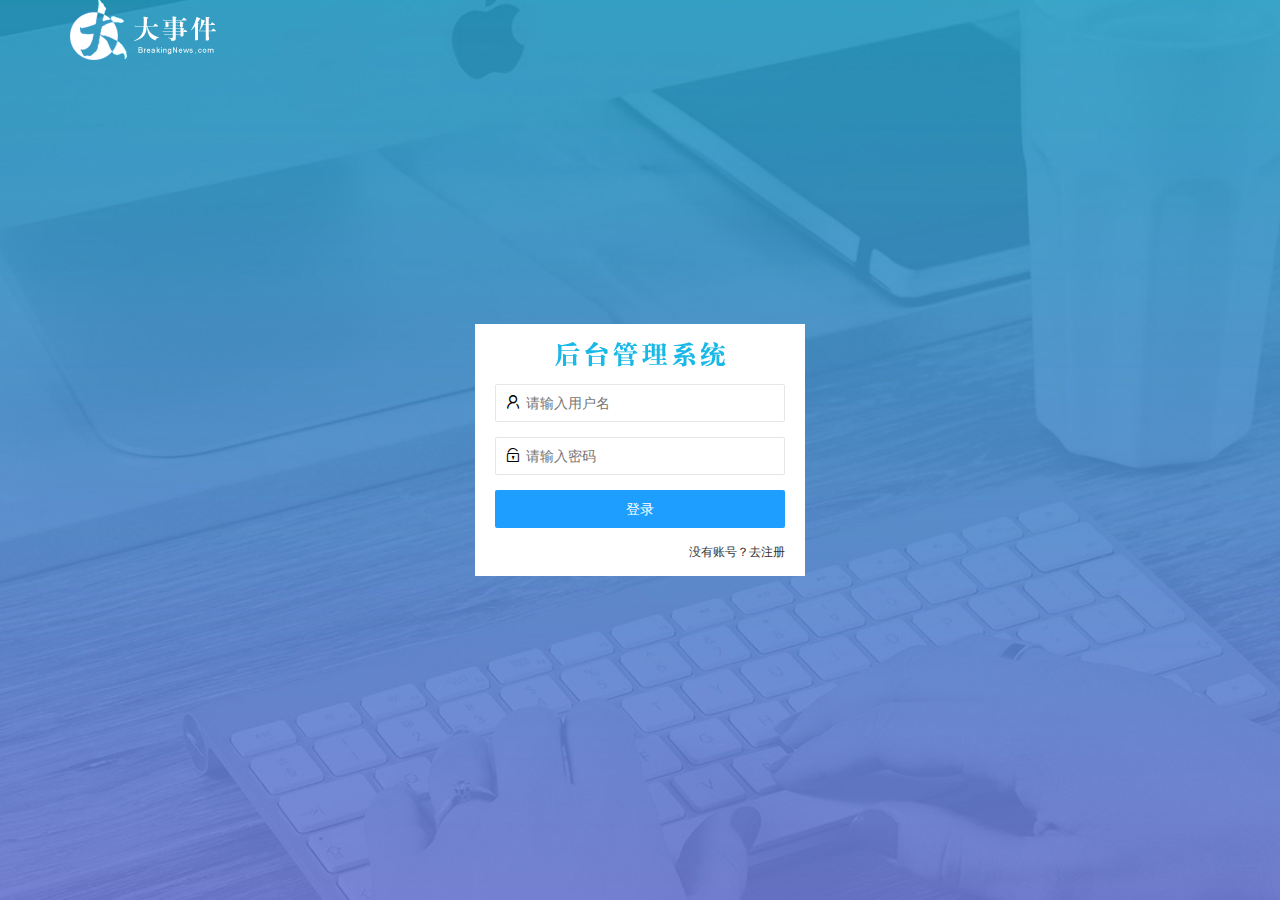
<file: login.html>
<!DOCTYPE html>
<html lang="en">
<head>
    <meta charset="UTF-8">
    <meta name="viewport" content="width=device-width, initial-scale=1.0">
    <meta http-equiv="X-UA-Compatible" content="ie=edge">
    <title>大事件-登录</title>
    <link rel="stylesheet" href="./assets/lib/layui/css/layui.css">
    <link rel="stylesheet" href="./assets/css/login.css">
</head>
<body>
    <!-- LOGO -->
    <div class="layui-main">
        <img src="/assets/images/logo.png" alt="">
    </div>
    <!-- 登录区域 -->
    <div class="container">
        <div class="title"></div>
        <!-- 登录 -->
        <div class="login">
            <form class="layui-form" id="form_login">
                <div class="layui-form-item">
                    <i class="layui-icon layui-icon-username"></i>
                    <input type="text" name="username" required  lay-verify="required" placeholder="请输入用户名" autocomplete="off" class="layui-input">
                </div>
                <div class="layui-form-item">
                    <i class="layui-icon layui-icon-password"></i> 
                    <input type="password" name="password" required  lay-verify="required|password" placeholder="请输入密码" autocomplete="off" class="layui-input">
                </div>
                <div class="layui-form-item">
                    <button class="layui-btn layui-btn-fluid layui-btn-normal" lay-submit lay-filter="formDemo">登录</button>
                </div>
                <div class="layui-form-item links">
                    <a href="javascript:;" id="register">没有账号？去注册</a>
                </div>
            </form>
        </div>
        <!-- 注册 -->
        <div class="register">
            <form class="layui-form" id="form_reg">
                <div class="layui-form-item">
                    <i class="layui-icon layui-icon-username"></i>
                    <input type="text" name="username" required  lay-verify="required" placeholder="请输入用户名" autocomplete="off" class="layui-input">
                </div>
                <div class="layui-form-item">
                    <i class="layui-icon layui-icon-password"></i> 
                    <input type="password" name="password" required  lay-verify="required|password" placeholder="请输入密码" autocomplete="off" class="layui-input">
                </div>
                <div class="layui-form-item">
                    <i class="layui-icon layui-icon-password"></i> 
                    <input type="password" name="repassword" required  lay-verify="required|password|repassword" placeholder="请再次输入密码" autocomplete="off" class="layui-input">
                </div>
                <div class="layui-form-item">
                    <button class="layui-btn layui-btn-fluid layui-btn-normal" lay-submit lay-filter="formDemo">注册</button>
                </div>
                <div class="layui-form-item links">
                    <a href="javascript:;" id="login">已有账号？去登录</a>
                </div>
            </form>
        </div>
    </div>

    <script src="/assets/lib/layui/layui.all.js"></script>
    <script src="/assets/lib/jquery.js"></script>
    <script src="/assets/js/baseAPI.js"></script>
    <script src="/assets/js/login.js"></script>
</body>
</html>
</file>
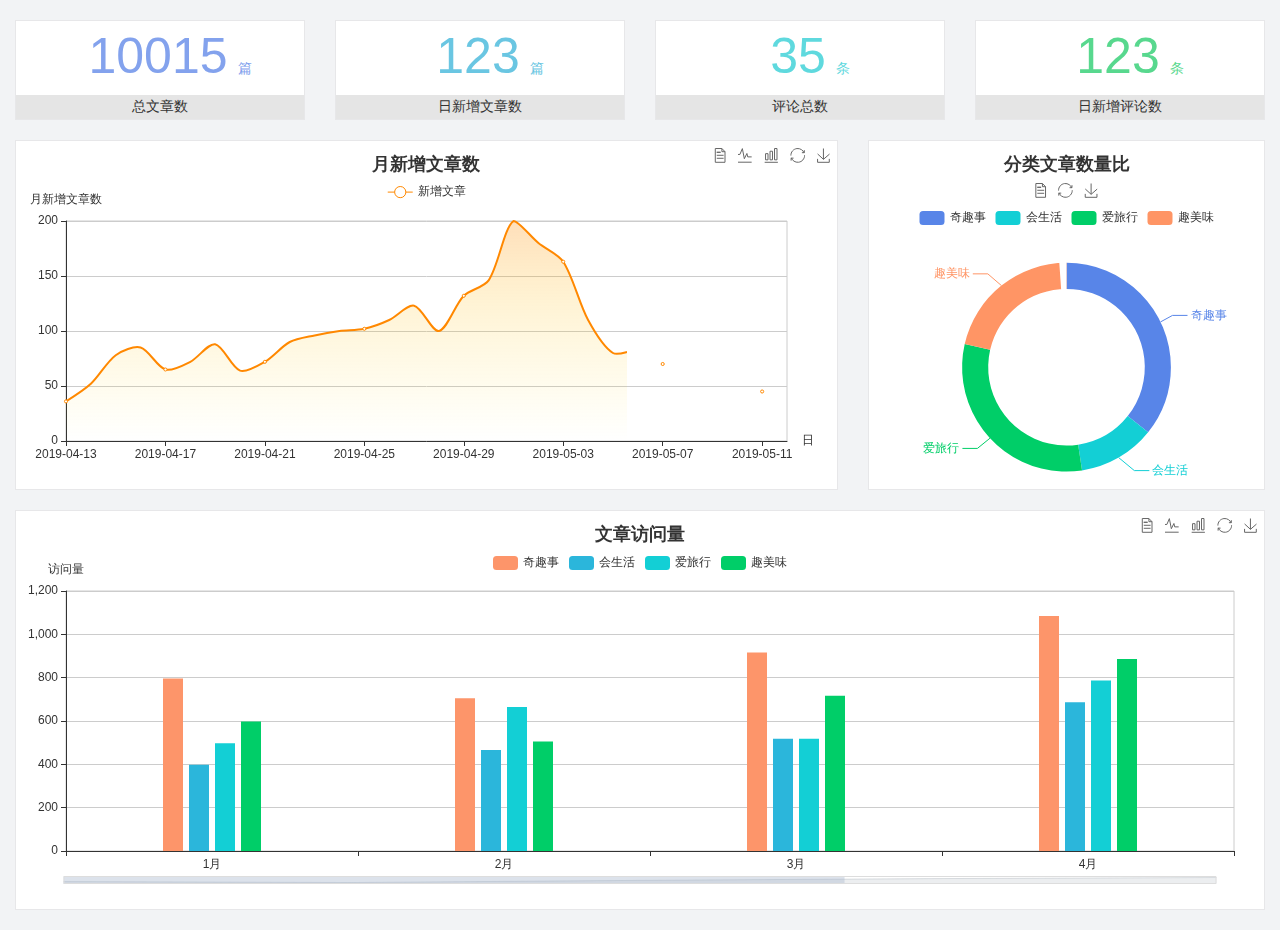
<file: home/dashboard.html>
<!DOCTYPE html>
<html lang="en">

<head>
  <meta charset="UTF-8">
  <meta name="viewport" content="width=device-width, initial-scale=1.0">
  <meta http-equiv="X-UA-Compatible" content="ie=edge">
  <title>图表统计</title>
  <link rel="stylesheet" href="../../assets/lib/bootstrap.css" />
  <link rel="stylesheet" href="../../assets/lib/main.css" />
  <script src="../../assets/lib/jquery.js"></script>
  <script type="text/javascript" src="../../assets/lib/echarts.min.js"></script>
</head>

<body>
  <div class="container-fluid">
    <div class="row spannel_list">
      <div class="col-sm-3 col-xs-6">
        <div class="spannel">
          <em>10015</em><span>篇</span>
          <b>总文章数</b>
        </div>
      </div>
      <div class="col-sm-3 col-xs-6">
        <div class="spannel scolor01">
          <em>123</em><span>篇</span>
          <b>日新增文章数</b>
        </div>
      </div>
      <div class="col-sm-3 col-xs-6">
        <div class="spannel scolor02">
          <em>35</em><span>条</span>
          <b>评论总数</b>
        </div>
      </div>
      <div class="col-sm-3 col-xs-6">
        <div class="spannel scolor03">
          <em>123</em><span>条</span>
          <b>日新增评论数</b>
        </div>
      </div>
    </div>
  </div>

  <div class="container-fluid">
    <div class="row curve-pie">
      <div class="col-lg-8 col-md-8">
        <div class="gragh_pannel" id="curve_show"></div>
      </div>
      <div class="col-lg-4 col-md-4">
        <div class="gragh_pannel" id="pie_show"></div>
      </div>
    </div>
  </div>

  <div class="container-fluid">
    <div class="column_pannel" id="column_show"></div>
  </div>

  <script>
    var oChart = echarts.init(document.getElementById('curve_show'));
    var aList_all = [
      { 'count': 36, 'date': '2019-04-13' },
      { 'count': 52, 'date': '2019-04-14' },
      { 'count': 78, 'date': '2019-04-15' },
      { 'count': 85, 'date': '2019-04-16' },
      { 'count': 65, 'date': '2019-04-17' },
      { 'count': 72, 'date': '2019-04-18' },
      { 'count': 88, 'date': '2019-04-19' },
      { 'count': 64, 'date': '2019-04-20' },
      { 'count': 72, 'date': '2019-04-21' },
      { 'count': 90, 'date': '2019-04-22' },
      { 'count': 96, 'date': '2019-04-23' },
      { 'count': 100, 'date': '2019-04-24' },
      { 'count': 102, 'date': '2019-04-25' },
      { 'count': 110, 'date': '2019-04-26' },
      { 'count': 123, 'date': '2019-04-27' },
      { 'count': 100, 'date': '2019-04-28' },
      { 'count': 132, 'date': '2019-04-29' },
      { 'count': 146, 'date': '2019-04-30' },
      { 'count': 200, 'date': '2019-05-01' },
      { 'count': 180, 'date': '2019-05-02' },
      { 'count': 163, 'date': '2019-05-03' },
      { 'count': 110, 'date': '2019-05-04' },
      { 'count': 80, 'date': '2019-05-05' },
      { 'count': 82, 'date': '2019-05-06' },
      { 'count': 70, 'date': '2019-05-07' },
      { 'count': 65, 'date': '2019-05-08' },
      { 'count': 54, 'date': '2019-05-09' },
      { 'count': 40, 'date': '2019-05-10' },
      { 'count': 45, 'date': '2019-05-11' },
      { 'count': 38, 'date': '2019-05-12' },
    ];

    let aCount = [];
    let aDate = [];

    for (var i = 0; i < aList_all.length; i++) {
      aCount.push(aList_all[i].count);
      aDate.push(aList_all[i].date);
    }

    var chartopt = {
      title: {
        text: '月新增文章数',
        left: 'center',
        top: '10'
      },
      tooltip: {
        trigger: 'axis'
      },
      legend: {
        data: ['新增文章'],
        top: '40'
      },
      toolbox: {
        show: true,
        feature: {
          mark: { show: true },
          dataView: { show: true, readOnly: false },
          magicType: { show: true, type: ['line', 'bar'] },
          restore: { show: true },
          saveAsImage: { show: true }
        }
      },
      calculable: true,
      xAxis: [
        {
          name: '日',
          type: 'category',
          boundaryGap: false,
          data: aDate
        }
      ],
      yAxis: [
        {
          name: '月新增文章数',
          type: 'value'
        }
      ],
      series: [
        {
          name: '新增文章',
          type: 'line',
          smooth: true,
          itemStyle: { normal: { areaStyle: { type: 'default' }, color: '#f80' }, lineStyle: { color: '#f80' } },
          data: aCount
        }],
      areaStyle: {
        normal: {
          color: new echarts.graphic.LinearGradient(0, 0, 0, 1, [{
            offset: 0,
            color: 'rgba(255,136,0,0.39)'
          }, {
            offset: .34,
            color: 'rgba(255,180,0,0.25)'
          }, {
            offset: 1,
            color: 'rgba(255,222,0,0.00)'
          }])

        }
      },
      grid: {
        show: true,
        x: 50,
        x2: 50,
        y: 80,
        height: 220
      }
    };

    oChart.setOption(chartopt);


    var oPie = echarts.init(document.getElementById('pie_show'));
    var oPieopt =
    {
      title: {
        top: 10,
        text: '分类文章数量比',
        x: 'center'
      },
      tooltip: {
        trigger: 'item',
        formatter: "{a} <br/>{b} : {c} ({d}%)"
      },
      color: ['#5885e8', '#13cfd5', '#00ce68', '#ff9565'],
      legend: {
        x: 'center',
        top: 65,
        data: ['奇趣事', '会生活', '爱旅行', '趣美味']
      },
      toolbox: {
        show: true,
        x: 'center',
        top: 35,
        feature: {
          mark: { show: true },
          dataView: { show: true, readOnly: false },
          magicType: {
            show: true,
            type: ['pie', 'funnel'],
            option: {
              funnel: {
                x: '25%',
                width: '50%',
                funnelAlign: 'left',
                max: 1548
              }
            }
          },
          restore: { show: true },
          saveAsImage: { show: true }
        }
      },
      calculable: true,
      series: [
        {
          name: '访问来源',
          type: 'pie',
          radius: ['45%', '60%'],
          center: ['50%', '65%'],
          data: [
            { value: 300, name: '奇趣事' },
            { value: 100, name: '会生活' },
            { value: 260, name: '爱旅行' },
            { value: 180, name: '趣美味' }
          ]
        }
      ]
    };
    oPie.setOption(oPieopt);



    var oColumn = this.echarts.init(document.getElementById('column_show'));
    var oColumnopt =
    {
      title: {
        text: '文章访问量',
        left: 'center',
        top: '10'
      },
      tooltip: {
        trigger: 'axis'
      },
      legend: {
        data: ['奇趣事', '会生活', '爱旅行', '趣美味'],
        top: '40'
      },
      toolbox: {
        show: true,
        feature: {
          mark: { show: true },
          dataView: { show: true, readOnly: false },
          magicType: { show: true, type: ['line', 'bar'] },
          restore: { show: true },
          saveAsImage: { show: true }
        }
      },
      calculable: true,
      xAxis: [
        {
          type: 'category',
          data: ['1月', '2月', '3月', '4月', '5月']
        }
      ],
      yAxis: [
        {
          name: '访问量',
          type: 'value'
        }
      ],
      series: [
        {
          name: '奇趣事',
          type: 'bar',
          barWidth: 20,
          itemStyle: {
            normal: { areaStyle: { type: 'default' }, color: '#fd956a' }
          },
          data: [800, 708, 920, 1090, 1200]
        },
        {
          name: '会生活',
          type: 'bar',
          barWidth: 20,
          itemStyle: {
            normal: { areaStyle: { type: 'default' }, color: '#2bb6db' }
          },
          data: [400, 468, 520, 690, 800]
        },
        {
          name: '爱旅行',
          type: 'bar',
          barWidth: 20,
          itemStyle: {
            normal: { areaStyle: { type: 'default' }, color: '#13cfd5' }
          },
          data: [500, 668, 520, 790, 900]
        },
        {
          name: '趣美味',
          type: 'bar',
          barWidth: 20,
          itemStyle: {
            normal: { areaStyle: { type: 'default' }, color: '#00ce68' }
          },
          data: [600, 508, 720, 890, 1000]
        }
      ],
      grid: {
        show: true,
        x: 50,
        x2: 30,
        y: 80,
        height: 260
      },
      dataZoom: [//给x轴设置滚动条
        {
          start: 0,//默认为0
          end: 100 - 1000 / 31,//默认为100
          type: 'slider',
          show: true,
          xAxisIndex: [0],
          handleSize: 0,//滑动条的 左右2个滑动条的大小
          height: 8,//组件高度
          left: 45, //左边的距离
          right: 50,//右边的距离
          bottom: 26,//右边的距离
          handleColor: '#ddd',//h滑动图标的颜色
          handleStyle: {
            borderColor: "#cacaca",
            borderWidth: "1",
            shadowBlur: 2,
            background: "#ddd",
            shadowColor: "#ddd",
          }
        }]
    };
    oColumn.setOption(oColumnopt);
  </script>
</body>

</html>
</file>
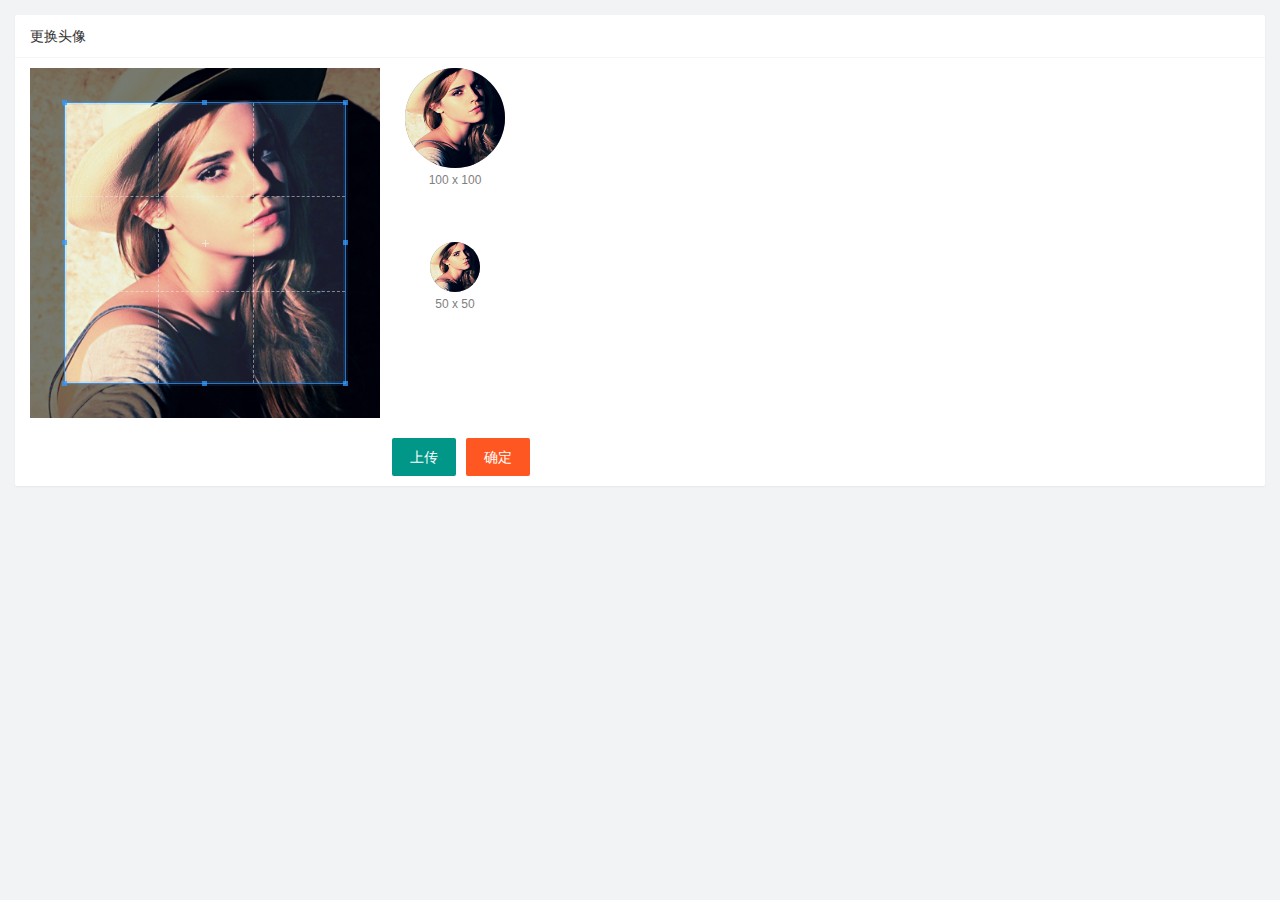
<file: user/avatar.html>
<!DOCTYPE html>
<html lang="en">
<head>
    <meta charset="UTF-8">
    <meta name="viewport" content="width=device-width, initial-scale=1.0">
    <meta http-equiv="X-UA-Compatible" content="ie=edge">
    <title>Document</title>
    <link rel="stylesheet" href="/assets/lib/layui/css/layui.css">
    <link rel="stylesheet" href="/assets/lib/cropper/cropper.css">
    <link rel="stylesheet" href="/assets/css/user/avatar.css">
</head>
<body>
    <div class="layui-card">
        <div class="layui-card-header">更换头像</div>
        <div class="layui-card-body">
            <!-- 图片裁剪和预览区域 -->
            <div class="row1">
                <!-- 图片裁剪区域 -->
                <div class="cropper-box">
                    <!-- 这个 img 标签很重要，将来会把它初始化为裁剪区域 -->
                    <img id="image" src="/assets/images/sample.jpg" />
                </div>
                <!-- 图片的预览区域 -->
                <div class="preview-box">
                    <div>
                        <!-- 宽高为 100px 的预览区域 -->
                        <div class="img-preview w100"></div>
                        <p class="size">100 x 100</p>
                    </div>
                    <div>
                        <!-- 宽高为 50px 的预览区域 -->
                        <div class="img-preview w50"></div>
                        <p class="size">50 x 50</p>
                    </div>
                </div>
            </div>

            <!-- 按钮区域 -->
            <div class="row2">
                <!-- 指定用户只能选择图片类型的文件 -->
                <input type="file" id="file" accept="image/png,image/jpeg">
                <button type="button" class="layui-btn" id="chooseImage">上传</button>
                <button type="button" class="layui-btn layui-btn-danger" id="upload">确定</button>
            </div>
        </div>
    </div>

    <script src="/assets/lib/layui/layui.all.js"></script>
    <script src="/assets/lib/jquery.js"></script>
    <script src="/assets/lib/cropper/Cropper.js"></script>
    <script src="/assets/lib/cropper/jquery-cropper.js"></script>
    <script src="/assets/js/baseAPI.js"></script>
    <script src="/assets/js/user/avatar.js"></script>
</body>
</html>
</file>
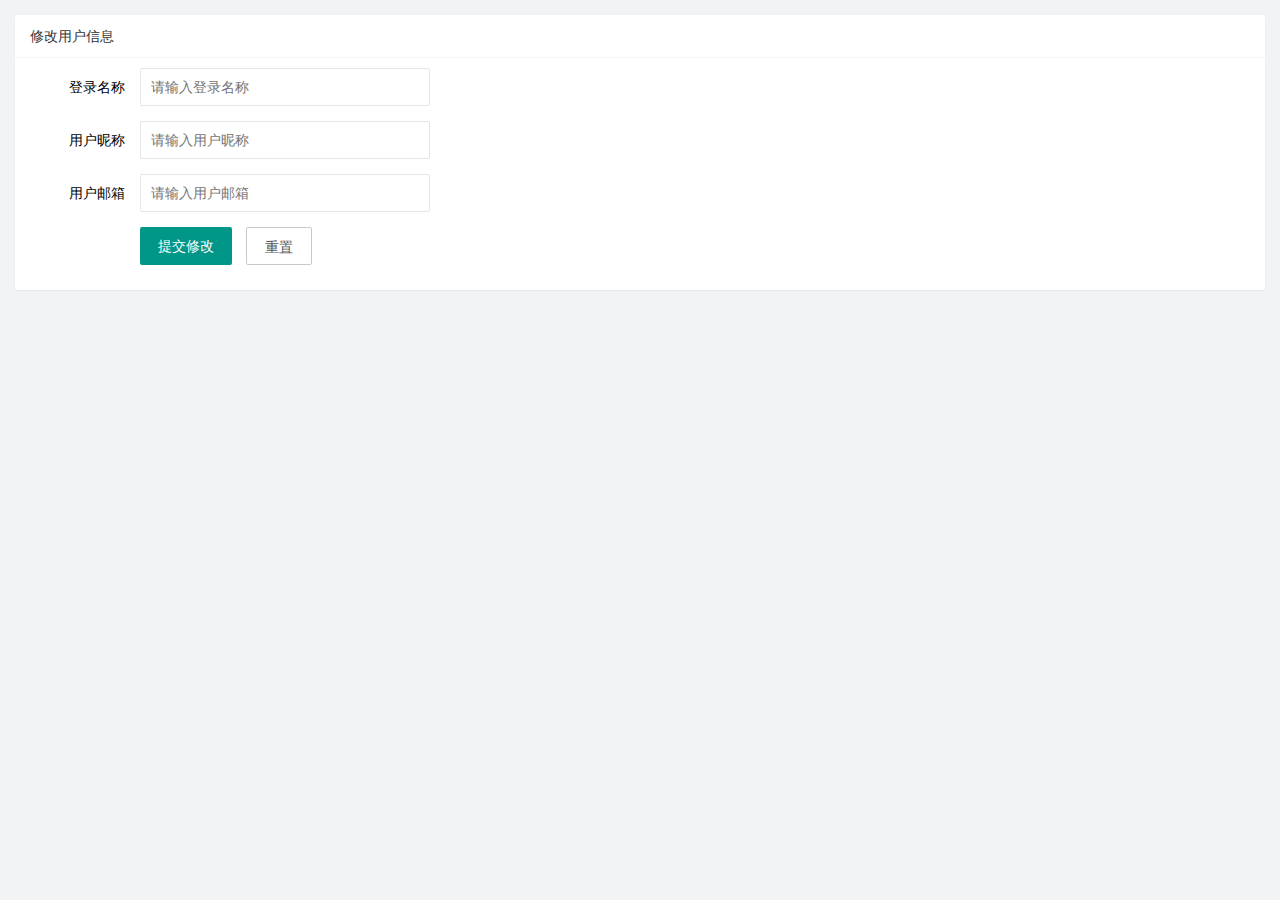
<file: user/info.html>
<!DOCTYPE html>
<html lang="en">
<head>
    <meta charset="UTF-8">
    <meta name="viewport" content="width=device-width, initial-scale=1.0">
    <meta http-equiv="X-UA-Compatible" content="ie=edge">
    <title>Document</title>
    <link rel="stylesheet" href="/assets/lib/layui/css/layui.css">
    <link rel="stylesheet" href="/assets/css/user/info.css">
</head>
<body>
    <div class="layui-card">
        <div class="layui-card-header">修改用户信息</div>
        <div class="layui-card-body">
            <form class="layui-form" lay-filter="userInfo_form">
                <input type="hidden" name="id" value="">
                <div class="layui-form-item">
                    <label class="layui-form-label">登录名称</label>
                    <div class="layui-input-block">
                        <input type="text" name="username" required  lay-verify="required" placeholder="请输入登录名称" autocomplete="off" class="layui-input" readonly>
                    </div>
                </div>
                <div class="layui-form-item">
                    <label class="layui-form-label">用户昵称</label>
                    <div class="layui-input-block">
                        <input type="text" name="nickname" required  lay-verify="required|nickname" placeholder="请输入用户昵称" autocomplete="off" class="layui-input">
                    </div>
                </div>
                <div class="layui-form-item">
                    <label class="layui-form-label">用户邮箱</label>
                    <div class="layui-input-block">
                        <input type="text" name="email" required  lay-verify="required|email" placeholder="请输入用户邮箱" autocomplete="off" class="layui-input">
                    </div>
                </div>
                <div class="layui-form-item">
                    <div class="layui-input-block">
                        <button class="layui-btn" lay-submit lay-filter="formDemo">提交修改</button>
                        <button type="reset" class="layui-btn layui-btn-primary" id="reset">重置</button>
                    </div>
                </div>
            </form>
        </div>
    </div>

    <script src="/assets/lib/layui/layui.all.js"></script>
    <script src="/assets/lib/jquery.js"></script>
    <script src="/assets/js/baseAPI.js"></script>
    <script src="/assets/js/user/info.js"></script>
</body>
</html>
</file>
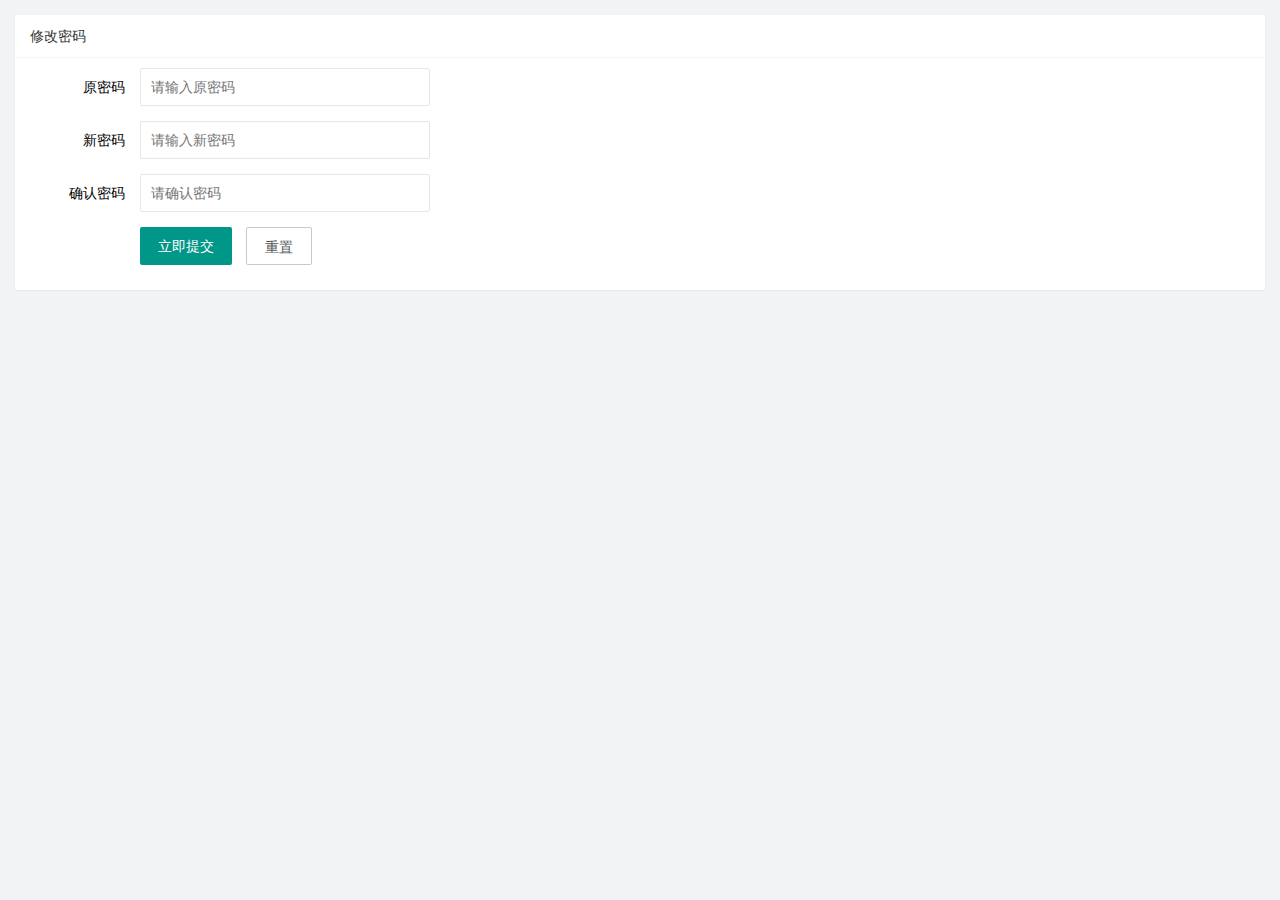
<file: user/password.html>
<!DOCTYPE html>
<html lang="en">
<head>
    <meta charset="UTF-8">
    <meta name="viewport" content="width=device-width, initial-scale=1.0">
    <meta http-equiv="X-UA-Compatible" content="ie=edge">
    <title>Document</title>
    <link rel="stylesheet" href="/assets/lib/layui/css/layui.css">
    <link rel="stylesheet" href="/assets/css/user/password.css">
</head>
<body>
    <div class="layui-card">
        <div class="layui-card-header">修改密码</div>
        <div class="layui-card-body">
            <form class="layui-form">
                <div class="layui-form-item">
                    <label class="layui-form-label">原密码</label>
                    <div class="layui-input-block">
                        <input type="password" name="oldPwd" required  lay-verify="required|password" placeholder="请输入原密码" autocomplete="off" class="layui-input">
                    </div>
                </div>
                <div class="layui-form-item">
                    <label class="layui-form-label">新密码</label>
                    <div class="layui-input-block">
                        <input type="password" name="newPwd" required  lay-verify="required|password|samePassword" placeholder="请输入新密码" autocomplete="off" class="layui-input">
                    </div>
                </div>
                <div class="layui-form-item">
                    <label class="layui-form-label">确认密码</label>
                    <div class="layui-input-block">
                        <input type="password" name="rePwd" required  lay-verify="required|password|rePassword" placeholder="请确认密码" autocomplete="off" class="layui-input">
                    </div>
                </div>
                <div class="layui-form-item">
                    <div class="layui-input-block">
                        <button class="layui-btn" lay-submit lay-filter="formDemo">立即提交</button>
                        <button type="reset" class="layui-btn layui-btn-primary">重置</button>
                    </div>
                </div>
            </form>
        </div>
    </div>

    <script src="/assets/lib/layui/layui.all.js"></script>
    <script src="/assets/lib/jquery.js"></script>
    <script src="/assets/js/baseAPI.js"></script>
    <script src="/assets/js/user/password.js"></script>
</body>
</html>
</file>
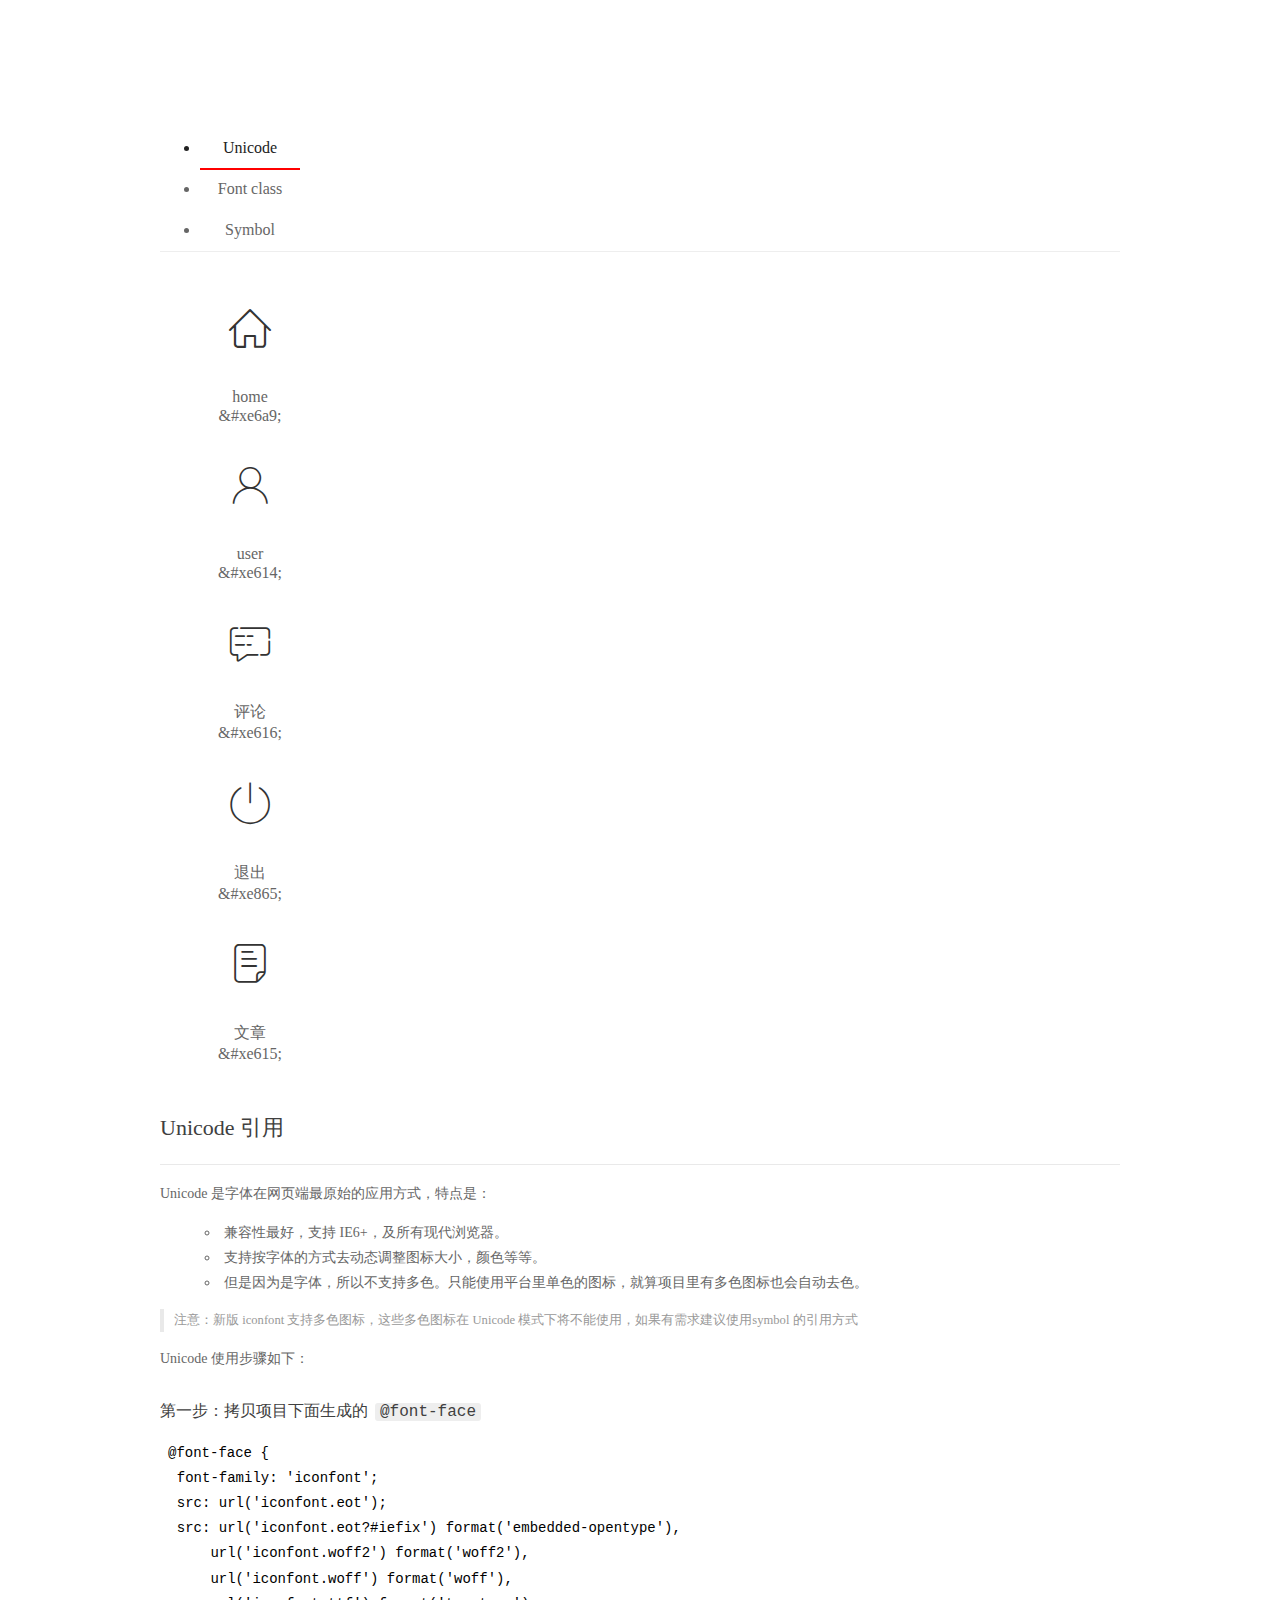
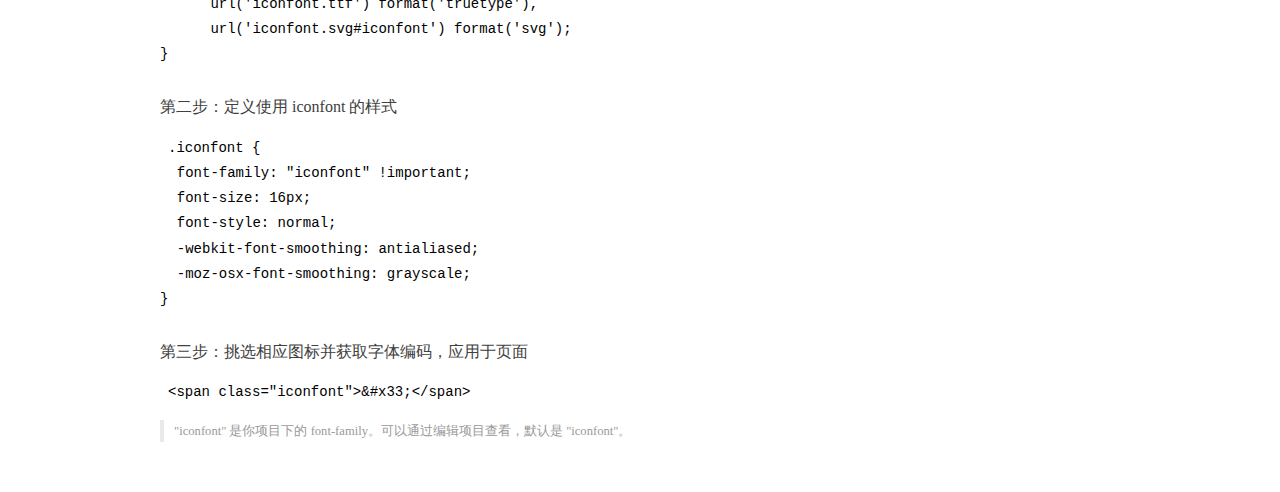
<file: assets/fonts/demo_index.html>
<!DOCTYPE html>
<html>
<head>
  <meta charset="utf-8"/>
  <title>IconFont Demo</title>
  <link rel="shortcut icon" href="https://gtms04.alicdn.com/tps/i4/TB1_oz6GVXXXXaFXpXXJDFnIXXX-64-64.ico" type="image/x-icon"/>
  <link rel="stylesheet" href="https://g.alicdn.com/thx/cube/1.3.2/cube.min.css">
  <link rel="stylesheet" href="demo.css">
  <link rel="stylesheet" href="iconfont.css">
  <script src="iconfont.js"></script>
  <!-- jQuery -->
  <script src="https://a1.alicdn.com/oss/uploads/2018/12/26/7bfddb60-08e8-11e9-9b04-53e73bb6408b.js"></script>
  <!-- 代码高亮 -->
  <script src="https://a1.alicdn.com/oss/uploads/2018/12/26/a3f714d0-08e6-11e9-8a15-ebf944d7534c.js"></script>
</head>
<body>
  <div class="main">
    <h1 class="logo"><a href="https://www.iconfont.cn/" title="iconfont 首页" target="_blank">&#xe86b;</a></h1>
    <div class="nav-tabs">
      <ul id="tabs" class="dib-box">
        <li class="dib active"><span>Unicode</span></li>
        <li class="dib"><span>Font class</span></li>
        <li class="dib"><span>Symbol</span></li>
      </ul>
      
    </div>
    <div class="tab-container">
      <div class="content unicode" style="display: block;">
          <ul class="icon_lists dib-box">
          
            <li class="dib">
              <span class="icon iconfont">&#xe6a9;</span>
                <div class="name">home</div>
                <div class="code-name">&amp;#xe6a9;</div>
              </li>
          
            <li class="dib">
              <span class="icon iconfont">&#xe614;</span>
                <div class="name">user</div>
                <div class="code-name">&amp;#xe614;</div>
              </li>
          
            <li class="dib">
              <span class="icon iconfont">&#xe616;</span>
                <div class="name">评论</div>
                <div class="code-name">&amp;#xe616;</div>
              </li>
          
            <li class="dib">
              <span class="icon iconfont">&#xe865;</span>
                <div class="name">退出</div>
                <div class="code-name">&amp;#xe865;</div>
              </li>
          
            <li class="dib">
              <span class="icon iconfont">&#xe615;</span>
                <div class="name">文章</div>
                <div class="code-name">&amp;#xe615;</div>
              </li>
          
          </ul>
          <div class="article markdown">
          <h2 id="unicode-">Unicode 引用</h2>
          <hr>

          <p>Unicode 是字体在网页端最原始的应用方式，特点是：</p>
          <ul>
            <li>兼容性最好，支持 IE6+，及所有现代浏览器。</li>
            <li>支持按字体的方式去动态调整图标大小，颜色等等。</li>
            <li>但是因为是字体，所以不支持多色。只能使用平台里单色的图标，就算项目里有多色图标也会自动去色。</li>
          </ul>
          <blockquote>
            <p>注意：新版 iconfont 支持多色图标，这些多色图标在 Unicode 模式下将不能使用，如果有需求建议使用symbol 的引用方式</p>
          </blockquote>
          <p>Unicode 使用步骤如下：</p>
          <h3 id="-font-face">第一步：拷贝项目下面生成的 <code>@font-face</code></h3>
<pre><code class="language-css"
>@font-face {
  font-family: 'iconfont';
  src: url('iconfont.eot');
  src: url('iconfont.eot?#iefix') format('embedded-opentype'),
      url('iconfont.woff2') format('woff2'),
      url('iconfont.woff') format('woff'),
      url('iconfont.ttf') format('truetype'),
      url('iconfont.svg#iconfont') format('svg');
}
</code></pre>
          <h3 id="-iconfont-">第二步：定义使用 iconfont 的样式</h3>
<pre><code class="language-css"
>.iconfont {
  font-family: "iconfont" !important;
  font-size: 16px;
  font-style: normal;
  -webkit-font-smoothing: antialiased;
  -moz-osx-font-smoothing: grayscale;
}
</code></pre>
          <h3 id="-">第三步：挑选相应图标并获取字体编码，应用于页面</h3>
<pre>
<code class="language-html"
>&lt;span class="iconfont"&gt;&amp;#x33;&lt;/span&gt;
</code></pre>
          <blockquote>
            <p>"iconfont" 是你项目下的 font-family。可以通过编辑项目查看，默认是 "iconfont"。</p>
          </blockquote>
          </div>
      </div>
      <div class="content font-class">
        <ul class="icon_lists dib-box">
          
          <li class="dib">
            <span class="icon iconfont icon-home"></span>
            <div class="name">
              home
            </div>
            <div class="code-name">.icon-home
            </div>
          </li>
          
          <li class="dib">
            <span class="icon iconfont icon-user"></span>
            <div class="name">
              user
            </div>
            <div class="code-name">.icon-user
            </div>
          </li>
          
          <li class="dib">
            <span class="icon iconfont icon-pinglun"></span>
            <div class="name">
              评论
            </div>
            <div class="code-name">.icon-pinglun
            </div>
          </li>
          
          <li class="dib">
            <span class="icon iconfont icon-tuichu"></span>
            <div class="name">
              退出
            </div>
            <div class="code-name">.icon-tuichu
            </div>
          </li>
          
          <li class="dib">
            <span class="icon iconfont icon-16"></span>
            <div class="name">
              文章
            </div>
            <div class="code-name">.icon-16
            </div>
          </li>
          
        </ul>
        <div class="article markdown">
        <h2 id="font-class-">font-class 引用</h2>
        <hr>

        <p>font-class 是 Unicode 使用方式的一种变种，主要是解决 Unicode 书写不直观，语意不明确的问题。</p>
        <p>与 Unicode 使用方式相比，具有如下特点：</p>
        <ul>
          <li>兼容性良好，支持 IE8+，及所有现代浏览器。</li>
          <li>相比于 Unicode 语意明确，书写更直观。可以很容易分辨这个 icon 是什么。</li>
          <li>因为使用 class 来定义图标，所以当要替换图标时，只需要修改 class 里面的 Unicode 引用。</li>
          <li>不过因为本质上还是使用的字体，所以多色图标还是不支持的。</li>
        </ul>
        <p>使用步骤如下：</p>
        <h3 id="-fontclass-">第一步：引入项目下面生成的 fontclass 代码：</h3>
<pre><code class="language-html">&lt;link rel="stylesheet" href="./iconfont.css"&gt;
</code></pre>
        <h3 id="-">第二步：挑选相应图标并获取类名，应用于页面：</h3>
<pre><code class="language-html">&lt;span class="iconfont icon-xxx"&gt;&lt;/span&gt;
</code></pre>
        <blockquote>
          <p>"
            iconfont" 是你项目下的 font-family。可以通过编辑项目查看，默认是 "iconfont"。</p>
        </blockquote>
      </div>
      </div>
      <div class="content symbol">
          <ul class="icon_lists dib-box">
          
            <li class="dib">
                <svg class="icon svg-icon" aria-hidden="true">
                  <use xlink:href="#icon-home"></use>
                </svg>
                <div class="name">home</div>
                <div class="code-name">#icon-home</div>
            </li>
          
            <li class="dib">
                <svg class="icon svg-icon" aria-hidden="true">
                  <use xlink:href="#icon-user"></use>
                </svg>
                <div class="name">user</div>
                <div class="code-name">#icon-user</div>
            </li>
          
            <li class="dib">
                <svg class="icon svg-icon" aria-hidden="true">
                  <use xlink:href="#icon-pinglun"></use>
                </svg>
                <div class="name">评论</div>
                <div class="code-name">#icon-pinglun</div>
            </li>
          
            <li class="dib">
                <svg class="icon svg-icon" aria-hidden="true">
                  <use xlink:href="#icon-tuichu"></use>
                </svg>
                <div class="name">退出</div>
                <div class="code-name">#icon-tuichu</div>
            </li>
          
            <li class="dib">
                <svg class="icon svg-icon" aria-hidden="true">
                  <use xlink:href="#icon-16"></use>
                </svg>
                <div class="name">文章</div>
                <div class="code-name">#icon-16</div>
            </li>
          
          </ul>
          <div class="article markdown">
          <h2 id="symbol-">Symbol 引用</h2>
          <hr>

          <p>这是一种全新的使用方式，应该说这才是未来的主流，也是平台目前推荐的用法。相关介绍可以参考这篇<a href="">文章</a>
            这种用法其实是做了一个 SVG 的集合，与另外两种相比具有如下特点：</p>
          <ul>
            <li>支持多色图标了，不再受单色限制。</li>
            <li>通过一些技巧，支持像字体那样，通过 <code>font-size</code>, <code>color</code> 来调整样式。</li>
            <li>兼容性较差，支持 IE9+，及现代浏览器。</li>
            <li>浏览器渲染 SVG 的性能一般，还不如 png。</li>
          </ul>
          <p>使用步骤如下：</p>
          <h3 id="-symbol-">第一步：引入项目下面生成的 symbol 代码：</h3>
<pre><code class="language-html">&lt;script src="./iconfont.js"&gt;&lt;/script&gt;
</code></pre>
          <h3 id="-css-">第二步：加入通用 CSS 代码（引入一次就行）：</h3>
<pre><code class="language-html">&lt;style&gt;
.icon {
  width: 1em;
  height: 1em;
  vertical-align: -0.15em;
  fill: currentColor;
  overflow: hidden;
}
&lt;/style&gt;
</code></pre>
          <h3 id="-">第三步：挑选相应图标并获取类名，应用于页面：</h3>
<pre><code class="language-html">&lt;svg class="icon" aria-hidden="true"&gt;
  &lt;use xlink:href="#icon-xxx"&gt;&lt;/use&gt;
&lt;/svg&gt;
</code></pre>
          </div>
      </div>

    </div>
  </div>
  <script>
  $(document).ready(function () {
      $('.tab-container .content:first').show()

      $('#tabs li').click(function (e) {
        var tabContent = $('.tab-container .content')
        var index = $(this).index()

        if ($(this).hasClass('active')) {
          return
        } else {
          $('#tabs li').removeClass('active')
          $(this).addClass('active')

          tabContent.hide().eq(index).fadeIn()
        }
      })
    })
  </script>
</body>
</html>
</file>
<file: assets/lib/layui/css/layui.css>
/** layui-v2.5.5 MIT License By https://www.layui.com */
 .layui-inline,img{display:inline-block;vertical-align:middle}h1,h2,h3,h4,h5,h6{font-weight:400}.layui-edge,.layui-header,.layui-inline,.layui-main{position:relative}.layui-body,.layui-edge,.layui-elip{overflow:hidden}.layui-btn,.layui-edge,.layui-inline,img{vertical-align:middle}.layui-btn,.layui-disabled,.layui-icon,.layui-unselect{-moz-user-select:none;-webkit-user-select:none;-ms-user-select:none}.layui-elip,.layui-form-checkbox span,.layui-form-pane .layui-form-label{text-overflow:ellipsis;white-space:nowrap}.layui-breadcrumb,.layui-tree-btnGroup{visibility:hidden}blockquote,body,button,dd,div,dl,dt,form,h1,h2,h3,h4,h5,h6,input,li,ol,p,pre,td,textarea,th,ul{margin:0;padding:0;-webkit-tap-highlight-color:rgba(0,0,0,0)}a:active,a:hover{outline:0}img{border:none}li{list-style:none}table{border-collapse:collapse;border-spacing:0}h4,h5,h6{font-size:100%}button,input,optgroup,option,select,textarea{font-family:inherit;font-size:inherit;font-style:inherit;font-weight:inherit;outline:0}pre{white-space:pre-wrap;white-space:-moz-pre-wrap;white-space:-pre-wrap;white-space:-o-pre-wrap;word-wrap:break-word}body{line-height:24px;font:14px Helvetica Neue,Helvetica,PingFang SC,Tahoma,Arial,sans-serif}hr{height:1px;margin:10px 0;border:0;clear:both}a{color:#333;text-decoration:none}a:hover{color:#777}a cite{font-style:normal;*cursor:pointer}.layui-border-box,.layui-border-box *{box-sizing:border-box}.layui-box,.layui-box *{box-sizing:content-box}.layui-clear{clear:both;*zoom:1}.layui-clear:after{content:'\20';clear:both;*zoom:1;display:block;height:0}.layui-inline{*display:inline;*zoom:1}.layui-edge{display:inline-block;width:0;height:0;border-width:6px;border-style:dashed;border-color:transparent}.layui-edge-top{top:-4px;border-bottom-color:#999;border-bottom-style:solid}.layui-edge-right{border-left-color:#999;border-left-style:solid}.layui-edge-bottom{top:2px;border-top-color:#999;border-top-style:solid}.layui-edge-left{border-right-color:#999;border-right-style:solid}.layui-disabled,.layui-disabled:hover{color:#d2d2d2!important;cursor:not-allowed!important}.layui-circle{border-radius:100%}.layui-show{display:block!important}.layui-hide{display:none!important}@font-face{font-family:layui-icon;src:url(../font/iconfont.eot?v=250);src:url(../font/iconfont.eot?v=250#iefix) format('embedded-opentype'),url(../font/iconfont.woff2?v=250) format('woff2'),url(../font/iconfont.woff?v=250) format('woff'),url(../font/iconfont.ttf?v=250) format('truetype'),url(../font/iconfont.svg?v=250#layui-icon) format('svg')}.layui-icon{font-family:layui-icon!important;font-size:16px;font-style:normal;-webkit-font-smoothing:antialiased;-moz-osx-font-smoothing:grayscale}.layui-icon-reply-fill:before{content:"\e611"}.layui-icon-set-fill:before{content:"\e614"}.layui-icon-menu-fill:before{content:"\e60f"}.layui-icon-search:before{content:"\e615"}.layui-icon-share:before{content:"\e641"}.layui-icon-set-sm:before{content:"\e620"}.layui-icon-engine:before{content:"\e628"}.layui-icon-close:before{content:"\1006"}.layui-icon-close-fill:before{content:"\1007"}.layui-icon-chart-screen:before{content:"\e629"}.layui-icon-star:before{content:"\e600"}.layui-icon-circle-dot:before{content:"\e617"}.layui-icon-chat:before{content:"\e606"}.layui-icon-release:before{content:"\e609"}.layui-icon-list:before{content:"\e60a"}.layui-icon-chart:before{content:"\e62c"}.layui-icon-ok-circle:before{content:"\1005"}.layui-icon-layim-theme:before{content:"\e61b"}.layui-icon-table:before{content:"\e62d"}.layui-icon-right:before{content:"\e602"}.layui-icon-left:before{content:"\e603"}.layui-icon-cart-simple:before{content:"\e698"}.layui-icon-face-cry:before{content:"\e69c"}.layui-icon-face-smile:before{content:"\e6af"}.layui-icon-survey:before{content:"\e6b2"}.layui-icon-tree:before{content:"\e62e"}.layui-icon-upload-circle:before{content:"\e62f"}.layui-icon-add-circle:before{content:"\e61f"}.layui-icon-download-circle:before{content:"\e601"}.layui-icon-templeate-1:before{content:"\e630"}.layui-icon-util:before{content:"\e631"}.layui-icon-face-surprised:before{content:"\e664"}.layui-icon-edit:before{content:"\e642"}.layui-icon-speaker:before{content:"\e645"}.layui-icon-down:before{content:"\e61a"}.layui-icon-file:before{content:"\e621"}.layui-icon-layouts:before{content:"\e632"}.layui-icon-rate-half:before{content:"\e6c9"}.layui-icon-add-circle-fine:before{content:"\e608"}.layui-icon-prev-circle:before{content:"\e633"}.layui-icon-read:before{content:"\e705"}.layui-icon-404:before{content:"\e61c"}.layui-icon-carousel:before{content:"\e634"}.layui-icon-help:before{content:"\e607"}.layui-icon-code-circle:before{content:"\e635"}.layui-icon-water:before{content:"\e636"}.layui-icon-username:before{content:"\e66f"}.layui-icon-find-fill:before{content:"\e670"}.layui-icon-about:before{content:"\e60b"}.layui-icon-location:before{content:"\e715"}.layui-icon-up:before{content:"\e619"}.layui-icon-pause:before{content:"\e651"}.layui-icon-date:before{content:"\e637"}.layui-icon-layim-uploadfile:before{content:"\e61d"}.layui-icon-delete:before{content:"\e640"}.layui-icon-play:before{content:"\e652"}.layui-icon-top:before{content:"\e604"}.layui-icon-friends:before{content:"\e612"}.layui-icon-refresh-3:before{content:"\e9aa"}.layui-icon-ok:before{content:"\e605"}.layui-icon-layer:before{content:"\e638"}.layui-icon-face-smile-fine:before{content:"\e60c"}.layui-icon-dollar:before{content:"\e659"}.layui-icon-group:before{content:"\e613"}.layui-icon-layim-download:before{content:"\e61e"}.layui-icon-picture-fine:before{content:"\e60d"}.layui-icon-link:before{content:"\e64c"}.layui-icon-diamond:before{content:"\e735"}.layui-icon-log:before{content:"\e60e"}.layui-icon-rate-solid:before{content:"\e67a"}.layui-icon-fonts-del:before{content:"\e64f"}.layui-icon-unlink:before{content:"\e64d"}.layui-icon-fonts-clear:before{content:"\e639"}.layui-icon-triangle-r:before{content:"\e623"}.layui-icon-circle:before{content:"\e63f"}.layui-icon-radio:before{content:"\e643"}.layui-icon-align-center:before{content:"\e647"}.layui-icon-align-right:before{content:"\e648"}.layui-icon-align-left:before{content:"\e649"}.layui-icon-loading-1:before{content:"\e63e"}.layui-icon-return:before{content:"\e65c"}.layui-icon-fonts-strong:before{content:"\e62b"}.layui-icon-upload:before{content:"\e67c"}.layui-icon-dialogue:before{content:"\e63a"}.layui-icon-video:before{content:"\e6ed"}.layui-icon-headset:before{content:"\e6fc"}.layui-icon-cellphone-fine:before{content:"\e63b"}.layui-icon-add-1:before{content:"\e654"}.layui-icon-face-smile-b:before{content:"\e650"}.layui-icon-fonts-html:before{content:"\e64b"}.layui-icon-form:before{content:"\e63c"}.layui-icon-cart:before{content:"\e657"}.layui-icon-camera-fill:before{content:"\e65d"}.layui-icon-tabs:before{content:"\e62a"}.layui-icon-fonts-code:before{content:"\e64e"}.layui-icon-fire:before{content:"\e756"}.layui-icon-set:before{content:"\e716"}.layui-icon-fonts-u:before{content:"\e646"}.layui-icon-triangle-d:before{content:"\e625"}.layui-icon-tips:before{content:"\e702"}.layui-icon-picture:before{content:"\e64a"}.layui-icon-more-vertical:before{content:"\e671"}.layui-icon-flag:before{content:"\e66c"}.layui-icon-loading:before{content:"\e63d"}.layui-icon-fonts-i:before{content:"\e644"}.layui-icon-refresh-1:before{content:"\e666"}.layui-icon-rmb:before{content:"\e65e"}.layui-icon-home:before{content:"\e68e"}.layui-icon-user:before{content:"\e770"}.layui-icon-notice:before{content:"\e667"}.layui-icon-login-weibo:before{content:"\e675"}.layui-icon-voice:before{content:"\e688"}.layui-icon-upload-drag:before{content:"\e681"}.layui-icon-login-qq:before{content:"\e676"}.layui-icon-snowflake:before{content:"\e6b1"}.layui-icon-file-b:before{content:"\e655"}.layui-icon-template:before{content:"\e663"}.layui-icon-auz:before{content:"\e672"}.layui-icon-console:before{content:"\e665"}.layui-icon-app:before{content:"\e653"}.layui-icon-prev:before{content:"\e65a"}.layui-icon-website:before{content:"\e7ae"}.layui-icon-next:before{content:"\e65b"}.layui-icon-component:before{content:"\e857"}.layui-icon-more:before{content:"\e65f"}.layui-icon-login-wechat:before{content:"\e677"}.layui-icon-shrink-right:before{content:"\e668"}.layui-icon-spread-left:before{content:"\e66b"}.layui-icon-camera:before{content:"\e660"}.layui-icon-note:before{content:"\e66e"}.layui-icon-refresh:before{content:"\e669"}.layui-icon-female:before{content:"\e661"}.layui-icon-male:before{content:"\e662"}.layui-icon-password:before{content:"\e673"}.layui-icon-senior:before{content:"\e674"}.layui-icon-theme:before{content:"\e66a"}.layui-icon-tread:before{content:"\e6c5"}.layui-icon-praise:before{content:"\e6c6"}.layui-icon-star-fill:before{content:"\e658"}.layui-icon-rate:before{content:"\e67b"}.layui-icon-template-1:before{content:"\e656"}.layui-icon-vercode:before{content:"\e679"}.layui-icon-cellphone:before{content:"\e678"}.layui-icon-screen-full:before{content:"\e622"}.layui-icon-screen-restore:before{content:"\e758"}.layui-icon-cols:before{content:"\e610"}.layui-icon-export:before{content:"\e67d"}.layui-icon-print:before{content:"\e66d"}.layui-icon-slider:before{content:"\e714"}.layui-icon-addition:before{content:"\e624"}.layui-icon-subtraction:before{content:"\e67e"}.layui-icon-service:before{content:"\e626"}.layui-icon-transfer:before{content:"\e691"}.layui-main{width:1140px;margin:0 auto}.layui-header{z-index:1000;height:60px}.layui-header a:hover{transition:all .5s;-webkit-transition:all .5s}.layui-side{position:fixed;left:0;top:0;bottom:0;z-index:999;width:200px;overflow-x:hidden}.layui-side-scroll{position:relative;width:220px;height:100%;overflow-x:hidden}.layui-body{position:absolute;left:200px;right:0;top:0;bottom:0;z-index:998;width:auto;overflow-y:auto;box-sizing:border-box}.layui-layout-body{overflow:hidden}.layui-layout-admin .layui-header{background-color:#23262E}.layui-layout-admin .layui-side{top:60px;width:200px;overflow-x:hidden}.layui-layout-admin .layui-body{position:fixed;top:60px;bottom:44px}.layui-layout-admin .layui-main{width:auto;margin:0 15px}.layui-layout-admin .layui-footer{position:fixed;left:200px;right:0;bottom:0;height:44px;line-height:44px;padding:0 15px;background-color:#eee}.layui-layout-admin .layui-logo{position:absolute;left:0;top:0;width:200px;height:100%;line-height:60px;text-align:center;color:#009688;font-size:16px}.layui-layout-admin .layui-header .layui-nav{background:0 0}.layui-layout-left{position:absolute!important;left:200px;top:0}.layui-layout-right{position:absolute!important;right:0;top:0}.layui-container{position:relative;margin:0 auto;padding:0 15px;box-sizing:border-box}.layui-fluid{position:relative;margin:0 auto;padding:0 15px}.layui-row:after,.layui-row:before{content:'';display:block;clear:both}.layui-col-lg1,.layui-col-lg10,.layui-col-lg11,.layui-col-lg12,.layui-col-lg2,.layui-col-lg3,.layui-col-lg4,.layui-col-lg5,.layui-col-lg6,.layui-col-lg7,.layui-col-lg8,.layui-col-lg9,.layui-col-md1,.layui-col-md10,.layui-col-md11,.layui-col-md12,.layui-col-md2,.layui-col-md3,.layui-col-md4,.layui-col-md5,.layui-col-md6,.layui-col-md7,.layui-col-md8,.layui-col-md9,.layui-col-sm1,.layui-col-sm10,.layui-col-sm11,.layui-col-sm12,.layui-col-sm2,.layui-col-sm3,.layui-col-sm4,.layui-col-sm5,.layui-col-sm6,.layui-col-sm7,.layui-col-sm8,.layui-col-sm9,.layui-col-xs1,.layui-col-xs10,.layui-col-xs11,.layui-col-xs12,.layui-col-xs2,.layui-col-xs3,.layui-col-xs4,.layui-col-xs5,.layui-col-xs6,.layui-col-xs7,.layui-col-xs8,.layui-col-xs9{position:relative;display:block;box-sizing:border-box}.layui-col-xs1,.layui-col-xs10,.layui-col-xs11,.layui-col-xs12,.layui-col-xs2,.layui-col-xs3,.layui-col-xs4,.layui-col-xs5,.layui-col-xs6,.layui-col-xs7,.layui-col-xs8,.layui-col-xs9{float:left}.layui-col-xs1{width:8.33333333%}.layui-col-xs2{width:16.66666667%}.layui-col-xs3{width:25%}.layui-col-xs4{width:33.33333333%}.layui-col-xs5{width:41.66666667%}.layui-col-xs6{width:50%}.layui-col-xs7{width:58.33333333%}.layui-col-xs8{width:66.66666667%}.layui-col-xs9{width:75%}.layui-col-xs10{width:83.33333333%}.layui-col-xs11{width:91.66666667%}.layui-col-xs12{width:100%}.layui-col-xs-offset1{margin-left:8.33333333%}.layui-col-xs-offset2{margin-left:16.66666667%}.layui-col-xs-offset3{margin-left:25%}.layui-col-xs-offset4{margin-left:33.33333333%}.layui-col-xs-offset5{margin-left:41.66666667%}.layui-col-xs-offset6{margin-left:50%}.layui-col-xs-offset7{margin-left:58.33333333%}.layui-col-xs-offset8{margin-left:66.66666667%}.layui-col-xs-offset9{margin-left:75%}.layui-col-xs-offset10{margin-left:83.33333333%}.layui-col-xs-offset11{margin-left:91.66666667%}.layui-col-xs-offset12{margin-left:100%}@media screen and (max-width:768px){.layui-hide-xs{display:none!important}.layui-show-xs-block{display:block!important}.layui-show-xs-inline{display:inline!important}.layui-show-xs-inline-block{display:inline-block!important}}@media screen and (min-width:768px){.layui-container{width:750px}.layui-hide-sm{display:none!important}.layui-show-sm-block{display:block!important}.layui-show-sm-inline{display:inline!important}.layui-show-sm-inline-block{display:inline-block!important}.layui-col-sm1,.layui-col-sm10,.layui-col-sm11,.layui-col-sm12,.layui-col-sm2,.layui-col-sm3,.layui-col-sm4,.layui-col-sm5,.layui-col-sm6,.layui-col-sm7,.layui-col-sm8,.layui-col-sm9{float:left}.layui-col-sm1{width:8.33333333%}.layui-col-sm2{width:16.66666667%}.layui-col-sm3{width:25%}.layui-col-sm4{width:33.33333333%}.layui-col-sm5{width:41.66666667%}.layui-col-sm6{width:50%}.layui-col-sm7{width:58.33333333%}.layui-col-sm8{width:66.66666667%}.layui-col-sm9{width:75%}.layui-col-sm10{width:83.33333333%}.layui-col-sm11{width:91.66666667%}.layui-col-sm12{width:100%}.layui-col-sm-offset1{margin-left:8.33333333%}.layui-col-sm-offset2{margin-left:16.66666667%}.layui-col-sm-offset3{margin-left:25%}.layui-col-sm-offset4{margin-left:33.33333333%}.layui-col-sm-offset5{margin-left:41.66666667%}.layui-col-sm-offset6{margin-left:50%}.layui-col-sm-offset7{margin-left:58.33333333%}.layui-col-sm-offset8{margin-left:66.66666667%}.layui-col-sm-offset9{margin-left:75%}.layui-col-sm-offset10{margin-left:83.33333333%}.layui-col-sm-offset11{margin-left:91.66666667%}.layui-col-sm-offset12{margin-left:100%}}@media screen and (min-width:992px){.layui-container{width:970px}.layui-hide-md{display:none!important}.layui-show-md-block{display:block!important}.layui-show-md-inline{display:inline!important}.layui-show-md-inline-block{display:inline-block!important}.layui-col-md1,.layui-col-md10,.layui-col-md11,.layui-col-md12,.layui-col-md2,.layui-col-md3,.layui-col-md4,.layui-col-md5,.layui-col-md6,.layui-col-md7,.layui-col-md8,.layui-col-md9{float:left}.layui-col-md1{width:8.33333333%}.layui-col-md2{width:16.66666667%}.layui-col-md3{width:25%}.layui-col-md4{width:33.33333333%}.layui-col-md5{width:41.66666667%}.layui-col-md6{width:50%}.layui-col-md7{width:58.33333333%}.layui-col-md8{width:66.66666667%}.layui-col-md9{width:75%}.layui-col-md10{width:83.33333333%}.layui-col-md11{width:91.66666667%}.layui-col-md12{width:100%}.layui-col-md-offset1{margin-left:8.33333333%}.layui-col-md-offset2{margin-left:16.66666667%}.layui-col-md-offset3{margin-left:25%}.layui-col-md-offset4{margin-left:33.33333333%}.layui-col-md-offset5{margin-left:41.66666667%}.layui-col-md-offset6{margin-left:50%}.layui-col-md-offset7{margin-left:58.33333333%}.layui-col-md-offset8{margin-left:66.66666667%}.layui-col-md-offset9{margin-left:75%}.layui-col-md-offset10{margin-left:83.33333333%}.layui-col-md-offset11{margin-left:91.66666667%}.layui-col-md-offset12{margin-left:100%}}@media screen and (min-width:1200px){.layui-container{width:1170px}.layui-hide-lg{display:none!important}.layui-show-lg-block{display:block!important}.layui-show-lg-inline{display:inline!important}.layui-show-lg-inline-block{display:inline-block!important}.layui-col-lg1,.layui-col-lg10,.layui-col-lg11,.layui-col-lg12,.layui-col-lg2,.layui-col-lg3,.layui-col-lg4,.layui-col-lg5,.layui-col-lg6,.layui-col-lg7,.layui-col-lg8,.layui-col-lg9{float:left}.layui-col-lg1{width:8.33333333%}.layui-col-lg2{width:16.66666667%}.layui-col-lg3{width:25%}.layui-col-lg4{width:33.33333333%}.layui-col-lg5{width:41.66666667%}.layui-col-lg6{width:50%}.layui-col-lg7{width:58.33333333%}.layui-col-lg8{width:66.66666667%}.layui-col-lg9{width:75%}.layui-col-lg10{width:83.33333333%}.layui-col-lg11{width:91.66666667%}.layui-col-lg12{width:100%}.layui-col-lg-offset1{margin-left:8.33333333%}.layui-col-lg-offset2{margin-left:16.66666667%}.layui-col-lg-offset3{margin-left:25%}.layui-col-lg-offset4{margin-left:33.33333333%}.layui-col-lg-offset5{margin-left:41.66666667%}.layui-col-lg-offset6{margin-left:50%}.layui-col-lg-offset7{margin-left:58.33333333%}.layui-col-lg-offset8{margin-left:66.66666667%}.layui-col-lg-offset9{margin-left:75%}.layui-col-lg-offset10{margin-left:83.33333333%}.layui-col-lg-offset11{margin-left:91.66666667%}.layui-col-lg-offset12{margin-left:100%}}.layui-col-space1{margin:-.5px}.layui-col-space1>*{padding:.5px}.layui-col-space3{margin:-1.5px}.layui-col-space3>*{padding:1.5px}.layui-col-space5{margin:-2.5px}.layui-col-space5>*{padding:2.5px}.layui-col-space8{margin:-3.5px}.layui-col-space8>*{padding:3.5px}.layui-col-space10{margin:-5px}.layui-col-space10>*{padding:5px}.layui-col-space12{margin:-6px}.layui-col-space12>*{padding:6px}.layui-col-space15{margin:-7.5px}.layui-col-space15>*{padding:7.5px}.layui-col-space18{margin:-9px}.layui-col-space18>*{padding:9px}.layui-col-space20{margin:-10px}.layui-col-space20>*{padding:10px}.layui-col-space22{margin:-11px}.layui-col-space22>*{padding:11px}.layui-col-space25{margin:-12.5px}.layui-col-space25>*{padding:12.5px}.layui-col-space30{margin:-15px}.layui-col-space30>*{padding:15px}.layui-btn,.layui-input,.layui-select,.layui-textarea,.layui-upload-button{outline:0;-webkit-appearance:none;transition:all .3s;-webkit-transition:all .3s;box-sizing:border-box}.layui-elem-quote{margin-bottom:10px;padding:15px;line-height:22px;border-left:5px solid #009688;border-radius:0 2px 2px 0;background-color:#f2f2f2}.layui-quote-nm{border-style:solid;border-width:1px 1px 1px 5px;background:0 0}.layui-elem-field{margin-bottom:10px;padding:0;border-width:1px;border-style:solid}.layui-elem-field legend{margin-left:20px;padding:0 10px;font-size:20px;font-weight:300}.layui-field-title{margin:10px 0 20px;border-width:1px 0 0}.layui-field-box{padding:10px 15px}.layui-field-title .layui-field-box{padding:10px 0}.layui-progress{position:relative;height:6px;border-radius:20px;background-color:#e2e2e2}.layui-progress-bar{position:absolute;left:0;top:0;width:0;max-width:100%;height:6px;border-radius:20px;text-align:right;background-color:#5FB878;transition:all .3s;-webkit-transition:all .3s}.layui-progress-big,.layui-progress-big .layui-progress-bar{height:18px;line-height:18px}.layui-progress-text{position:relative;top:-20px;line-height:18px;font-size:12px;color:#666}.layui-progress-big .layui-progress-text{position:static;padding:0 10px;color:#fff}.layui-collapse{border-width:1px;border-style:solid;border-radius:2px}.layui-colla-content,.layui-colla-item{border-top-width:1px;border-top-style:solid}.layui-colla-item:first-child{border-top:none}.layui-colla-title{position:relative;height:42px;line-height:42px;padding:0 15px 0 35px;color:#333;background-color:#f2f2f2;cursor:pointer;font-size:14px;overflow:hidden}.layui-colla-content{display:none;padding:10px 15px;line-height:22px;color:#666}.layui-colla-icon{position:absolute;left:15px;top:0;font-size:14px}.layui-card{margin-bottom:15px;border-radius:2px;background-color:#fff;box-shadow:0 1px 2px 0 rgba(0,0,0,.05)}.layui-card:last-child{margin-bottom:0}.layui-card-header{position:relative;height:42px;line-height:42px;padding:0 15px;border-bottom:1px solid #f6f6f6;color:#333;border-radius:2px 2px 0 0;font-size:14px}.layui-bg-black,.layui-bg-blue,.layui-bg-cyan,.layui-bg-green,.layui-bg-orange,.layui-bg-red{color:#fff!important}.layui-card-body{position:relative;padding:10px 15px;line-height:24px}.layui-card-body[pad15]{padding:15px}.layui-card-body[pad20]{padding:20px}.layui-card-body .layui-table{margin:5px 0}.layui-card .layui-tab{margin:0}.layui-panel-window{position:relative;padding:15px;border-radius:0;border-top:5px solid #E6E6E6;background-color:#fff}.layui-auxiliar-moving{position:fixed;left:0;right:0;top:0;bottom:0;width:100%;height:100%;background:0 0;z-index:9999999999}.layui-form-label,.layui-form-mid,.layui-form-select,.layui-input-block,.layui-input-inline,.layui-textarea{position:relative}.layui-bg-red{background-color:#FF5722!important}.layui-bg-orange{background-color:#FFB800!important}.layui-bg-green{background-color:#009688!important}.layui-bg-cyan{background-color:#2F4056!important}.layui-bg-blue{background-color:#1E9FFF!important}.layui-bg-black{background-color:#393D49!important}.layui-bg-gray{background-color:#eee!important;color:#666!important}.layui-badge-rim,.layui-colla-content,.layui-colla-item,.layui-collapse,.layui-elem-field,.layui-form-pane .layui-form-item[pane],.layui-form-pane .layui-form-label,.layui-input,.layui-layedit,.layui-layedit-tool,.layui-quote-nm,.layui-select,.layui-tab-bar,.layui-tab-card,.layui-tab-title,.layui-tab-title .layui-this:after,.layui-textarea{border-color:#e6e6e6}.layui-timeline-item:before,hr{background-color:#e6e6e6}.layui-text{line-height:22px;font-size:14px;color:#666}.layui-text h1,.layui-text h2,.layui-text h3{font-weight:500;color:#333}.layui-text h1{font-size:30px}.layui-text h2{font-size:24px}.layui-text h3{font-size:18px}.layui-text a:not(.layui-btn){color:#01AAED}.layui-text a:not(.layui-btn):hover{text-decoration:underline}.layui-text ul{padding:5px 0 5px 15px}.layui-text ul li{margin-top:5px;list-style-type:disc}.layui-text em,.layui-word-aux{color:#999!important;padding:0 5px!important}.layui-btn{display:inline-block;height:38px;line-height:38px;padding:0 18px;background-color:#009688;color:#fff;white-space:nowrap;text-align:center;font-size:14px;border:none;border-radius:2px;cursor:pointer}.layui-btn:hover{opacity:.8;filter:alpha(opacity=80);color:#fff}.layui-btn:active{opacity:1;filter:alpha(opacity=100)}.layui-btn+.layui-btn{margin-left:10px}.layui-btn-container{font-size:0}.layui-btn-container .layui-btn{margin-right:10px;margin-bottom:10px}.layui-btn-container .layui-btn+.layui-btn{margin-left:0}.layui-table .layui-btn-container .layui-btn{margin-bottom:9px}.layui-btn-radius{border-radius:100px}.layui-btn .layui-icon{margin-right:3px;font-size:18px;vertical-align:bottom;vertical-align:middle\9}.layui-btn-primary{border:1px solid #C9C9C9;background-color:#fff;color:#555}.layui-btn-primary:hover{border-color:#009688;color:#333}.layui-btn-normal{background-color:#1E9FFF}.layui-btn-warm{background-color:#FFB800}.layui-btn-danger{background-color:#FF5722}.layui-btn-checked{background-color:#5FB878}.layui-btn-disabled,.layui-btn-disabled:active,.layui-btn-disabled:hover{border:1px solid #e6e6e6;background-color:#FBFBFB;color:#C9C9C9;cursor:not-allowed;opacity:1}.layui-btn-lg{height:44px;line-height:44px;padding:0 25px;font-size:16px}.layui-btn-sm{height:30px;line-height:30px;padding:0 10px;font-size:12px}.layui-btn-sm i{font-size:16px!important}.layui-btn-xs{height:22px;line-height:22px;padding:0 5px;font-size:12px}.layui-btn-xs i{font-size:14px!important}.layui-btn-group{display:inline-block;vertical-align:middle;font-size:0}.layui-btn-group .layui-btn{margin-left:0!important;margin-right:0!important;border-left:1px solid rgba(255,255,255,.5);border-radius:0}.layui-btn-group .layui-btn-primary{border-left:none}.layui-btn-group .layui-btn-primary:hover{border-color:#C9C9C9;color:#009688}.layui-btn-group .layui-btn:first-child{border-left:none;border-radius:2px 0 0 2px}.layui-btn-group .layui-btn-primary:first-child{border-left:1px solid #c9c9c9}.layui-btn-group .layui-btn:last-child{border-radius:0 2px 2px 0}.layui-btn-group .layui-btn+.layui-btn{margin-left:0}.layui-btn-group+.layui-btn-group{margin-left:10px}.layui-btn-fluid{width:100%}.layui-input,.layui-select,.layui-textarea{height:38px;line-height:1.3;line-height:38px\9;border-width:1px;border-style:solid;background-color:#fff;border-radius:2px}.layui-input::-webkit-input-placeholder,.layui-select::-webkit-input-placeholder,.layui-textarea::-webkit-input-placeholder{line-height:1.3}.layui-input,.layui-textarea{display:block;width:100%;padding-left:10px}.layui-input:hover,.layui-textarea:hover{border-color:#D2D2D2!important}.layui-input:focus,.layui-textarea:focus{border-color:#C9C9C9!important}.layui-textarea{min-height:100px;height:auto;line-height:20px;padding:6px 10px;resize:vertical}.layui-select{padding:0 10px}.layui-form input[type=checkbox],.layui-form input[type=radio],.layui-form select{display:none}.layui-form [lay-ignore]{display:initial}.layui-form-item{margin-bottom:15px;clear:both;*zoom:1}.layui-form-item:after{content:'\20';clear:both;*zoom:1;display:block;height:0}.layui-form-label{float:left;display:block;padding:9px 15px;width:80px;font-weight:400;line-height:20px;text-align:right}.layui-form-label-col{display:block;float:none;padding:9px 0;line-height:20px;text-align:left}.layui-form-item .layui-inline{margin-bottom:5px;margin-right:10px}.layui-input-block{margin-left:110px;min-height:36px}.layui-input-inline{display:inline-block;vertical-align:middle}.layui-form-item .layui-input-inline{float:left;width:190px;margin-right:10px}.layui-form-text .layui-input-inline{width:auto}.layui-form-mid{float:left;display:block;padding:9px 0!important;line-height:20px;margin-right:10px}.layui-form-danger+.layui-form-select .layui-input,.layui-form-danger:focus{border-color:#FF5722!important}.layui-form-select .layui-input{padding-right:30px;cursor:pointer}.layui-form-select .layui-edge{position:absolute;right:10px;top:50%;margin-top:-3px;cursor:pointer;border-width:6px;border-top-color:#c2c2c2;border-top-style:solid;transition:all .3s;-webkit-transition:all .3s}.layui-form-select dl{display:none;position:absolute;left:0;top:42px;padding:5px 0;z-index:899;min-width:100%;border:1px solid #d2d2d2;max-height:300px;overflow-y:auto;background-color:#fff;border-radius:2px;box-shadow:0 2px 4px rgba(0,0,0,.12);box-sizing:border-box}.layui-form-select dl dd,.layui-form-select dl dt{padding:0 10px;line-height:36px;white-space:nowrap;overflow:hidden;text-overflow:ellipsis}.layui-form-select dl dt{font-size:12px;color:#999}.layui-form-select dl dd{cursor:pointer}.layui-form-select dl dd:hover{background-color:#f2f2f2;-webkit-transition:.5s all;transition:.5s all}.layui-form-select .layui-select-group dd{padding-left:20px}.layui-form-select dl dd.layui-select-tips{padding-left:10px!important;color:#999}.layui-form-select dl dd.layui-this{background-color:#5FB878;color:#fff}.layui-form-checkbox,.layui-form-select dl dd.layui-disabled{background-color:#fff}.layui-form-selected dl{display:block}.layui-form-checkbox,.layui-form-checkbox *,.layui-form-switch{display:inline-block;vertical-align:middle}.layui-form-selected .layui-edge{margin-top:-9px;-webkit-transform:rotate(180deg);transform:rotate(180deg);margin-top:-3px\9}:root .layui-form-selected .layui-edge{margin-top:-9px\0/IE9}.layui-form-selectup dl{top:auto;bottom:42px}.layui-select-none{margin:5px 0;text-align:center;color:#999}.layui-select-disabled .layui-disabled{border-color:#eee!important}.layui-select-disabled .layui-edge{border-top-color:#d2d2d2}.layui-form-checkbox{position:relative;height:30px;line-height:30px;margin-right:10px;padding-right:30px;cursor:pointer;font-size:0;-webkit-transition:.1s linear;transition:.1s linear;box-sizing:border-box}.layui-form-checkbox span{padding:0 10px;height:100%;font-size:14px;border-radius:2px 0 0 2px;background-color:#d2d2d2;color:#fff;overflow:hidden}.layui-form-checkbox:hover span{background-color:#c2c2c2}.layui-form-checkbox i{position:absolute;right:0;top:0;width:30px;height:28px;border:1px solid #d2d2d2;border-left:none;border-radius:0 2px 2px 0;color:#fff;font-size:20px;text-align:center}.layui-form-checkbox:hover i{border-color:#c2c2c2;color:#c2c2c2}.layui-form-checked,.layui-form-checked:hover{border-color:#5FB878}.layui-form-checked span,.layui-form-checked:hover span{background-color:#5FB878}.layui-form-checked i,.layui-form-checked:hover i{color:#5FB878}.layui-form-item .layui-form-checkbox{margin-top:4px}.layui-form-checkbox[lay-skin=primary]{height:auto!important;line-height:normal!important;min-width:18px;min-height:18px;border:none!important;margin-right:0;padding-left:28px;padding-right:0;background:0 0}.layui-form-checkbox[lay-skin=primary] span{padding-left:0;padding-right:15px;line-height:18px;background:0 0;color:#666}.layui-form-checkbox[lay-skin=primary] i{right:auto;left:0;width:16px;height:16px;line-height:16px;border:1px solid #d2d2d2;font-size:12px;border-radius:2px;background-color:#fff;-webkit-transition:.1s linear;transition:.1s linear}.layui-form-checkbox[lay-skin=primary]:hover i{border-color:#5FB878;color:#fff}.layui-form-checked[lay-skin=primary] i{border-color:#5FB878!important;background-color:#5FB878;color:#fff}.layui-checkbox-disbaled[lay-skin=primary] span{background:0 0!important;color:#c2c2c2}.layui-checkbox-disbaled[lay-skin=primary]:hover i{border-color:#d2d2d2}.layui-form-item .layui-form-checkbox[lay-skin=primary]{margin-top:10px}.layui-form-switch{position:relative;height:22px;line-height:22px;min-width:35px;padding:0 5px;margin-top:8px;border:1px solid #d2d2d2;border-radius:20px;cursor:pointer;background-color:#fff;-webkit-transition:.1s linear;transition:.1s linear}.layui-form-switch i{position:absolute;left:5px;top:3px;width:16px;height:16px;border-radius:20px;background-color:#d2d2d2;-webkit-transition:.1s linear;transition:.1s linear}.layui-form-switch em{position:relative;top:0;width:25px;margin-left:21px;padding:0!important;text-align:center!important;color:#999!important;font-style:normal!important;font-size:12px}.layui-form-onswitch{border-color:#5FB878;background-color:#5FB878}.layui-checkbox-disbaled,.layui-checkbox-disbaled i{border-color:#e2e2e2!important}.layui-form-onswitch i{left:100%;margin-left:-21px;background-color:#fff}.layui-form-onswitch em{margin-left:5px;margin-right:21px;color:#fff!important}.layui-checkbox-disbaled span{background-color:#e2e2e2!important}.layui-checkbox-disbaled:hover i{color:#fff!important}[lay-radio]{display:none}.layui-form-radio,.layui-form-radio *{display:inline-block;vertical-align:middle}.layui-form-radio{line-height:28px;margin:6px 10px 0 0;padding-right:10px;cursor:pointer;font-size:0}.layui-form-radio *{font-size:14px}.layui-form-radio>i{margin-right:8px;font-size:22px;color:#c2c2c2}.layui-form-radio>i:hover,.layui-form-radioed>i{color:#5FB878}.layui-radio-disbaled>i{color:#e2e2e2!important}.layui-form-pane .layui-form-label{width:110px;padding:8px 15px;height:38px;line-height:20px;border-width:1px;border-style:solid;border-radius:2px 0 0 2px;text-align:center;background-color:#FBFBFB;overflow:hidden;box-sizing:border-box}.layui-form-pane .layui-input-inline{margin-left:-1px}.layui-form-pane .layui-input-block{margin-left:110px;left:-1px}.layui-form-pane .layui-input{border-radius:0 2px 2px 0}.layui-form-pane .layui-form-text .layui-form-label{float:none;width:100%;border-radius:2px;box-sizing:border-box;text-align:left}.layui-form-pane .layui-form-text .layui-input-inline{display:block;margin:0;top:-1px;clear:both}.layui-form-pane .layui-form-text .layui-input-block{margin:0;left:0;top:-1px}.layui-form-pane .layui-form-text .layui-textarea{min-height:100px;border-radius:0 0 2px 2px}.layui-form-pane .layui-form-checkbox{margin:4px 0 4px 10px}.layui-form-pane .layui-form-radio,.layui-form-pane .layui-form-switch{margin-top:6px;margin-left:10px}.layui-form-pane .layui-form-item[pane]{position:relative;border-width:1px;border-style:solid}.layui-form-pane .layui-form-item[pane] .layui-form-label{position:absolute;left:0;top:0;height:100%;border-width:0 1px 0 0}.layui-form-pane .layui-form-item[pane] .layui-input-inline{margin-left:110px}@media screen and (max-width:450px){.layui-form-item .layui-form-label{text-overflow:ellipsis;overflow:hidden;white-space:nowrap}.layui-form-item .layui-inline{display:block;margin-right:0;margin-bottom:20px;clear:both}.layui-form-item .layui-inline:after{content:'\20';clear:both;display:block;height:0}.layui-form-item .layui-input-inline{display:block;float:none;left:-3px;width:auto;margin:0 0 10px 112px}.layui-form-item .layui-input-inline+.layui-form-mid{margin-left:110px;top:-5px;padding:0}.layui-form-item .layui-form-checkbox{margin-right:5px;margin-bottom:5px}}.layui-layedit{border-width:1px;border-style:solid;border-radius:2px}.layui-layedit-tool{padding:3px 5px;border-bottom-width:1px;border-bottom-style:solid;font-size:0}.layedit-tool-fixed{position:fixed;top:0;border-top:1px solid #e2e2e2}.layui-layedit-tool .layedit-tool-mid,.layui-layedit-tool .layui-icon{display:inline-block;vertical-align:middle;text-align:center;font-size:14px}.layui-layedit-tool .layui-icon{position:relative;width:32px;height:30px;line-height:30px;margin:3px 5px;color:#777;cursor:pointer;border-radius:2px}.layui-layedit-tool .layui-icon:hover{color:#393D49}.layui-layedit-tool .layui-icon:active{color:#000}.layui-layedit-tool .layedit-tool-active{background-color:#e2e2e2;color:#000}.layui-layedit-tool .layui-disabled,.layui-layedit-tool .layui-disabled:hover{color:#d2d2d2;cursor:not-allowed}.layui-layedit-tool .layedit-tool-mid{width:1px;height:18px;margin:0 10px;background-color:#d2d2d2}.layedit-tool-html{width:50px!important;font-size:30px!important}.layedit-tool-b,.layedit-tool-code,.layedit-tool-help{font-size:16px!important}.layedit-tool-d,.layedit-tool-face,.layedit-tool-image,.layedit-tool-unlink{font-size:18px!important}.layedit-tool-image input{position:absolute;font-size:0;left:0;top:0;width:100%;height:100%;opacity:.01;filter:Alpha(opacity=1);cursor:pointer}.layui-layedit-iframe iframe{display:block;width:100%}#LAY_layedit_code{overflow:hidden}.layui-laypage{display:inline-block;*display:inline;*zoom:1;vertical-align:middle;margin:10px 0;font-size:0}.layui-laypage>a:first-child,.layui-laypage>a:first-child em{border-radius:2px 0 0 2px}.layui-laypage>a:last-child,.layui-laypage>a:last-child em{border-radius:0 2px 2px 0}.layui-laypage>:first-child{margin-left:0!important}.layui-laypage>:last-child{margin-right:0!important}.layui-laypage a,.layui-laypage button,.layui-laypage input,.layui-laypage select,.layui-laypage span{border:1px solid #e2e2e2}.layui-laypage a,.layui-laypage span{display:inline-block;*display:inline;*zoom:1;vertical-align:middle;padding:0 15px;height:28px;line-height:28px;margin:0 -1px 5px 0;background-color:#fff;color:#333;font-size:12px}.layui-flow-more a *,.layui-laypage input,.layui-table-view select[lay-ignore]{display:inline-block}.layui-laypage a:hover{color:#009688}.layui-laypage em{font-style:normal}.layui-laypage .layui-laypage-spr{color:#999;font-weight:700}.layui-laypage a{text-decoration:none}.layui-laypage .layui-laypage-curr{position:relative}.layui-laypage .layui-laypage-curr em{position:relative;color:#fff}.layui-laypage .layui-laypage-curr .layui-laypage-em{position:absolute;left:-1px;top:-1px;padding:1px;width:100%;height:100%;background-color:#009688}.layui-laypage-em{border-radius:2px}.layui-laypage-next em,.layui-laypage-prev em{font-family:Sim sun;font-size:16px}.layui-laypage .layui-laypage-count,.layui-laypage .layui-laypage-limits,.layui-laypage .layui-laypage-refresh,.layui-laypage .layui-laypage-skip{margin-left:10px;margin-right:10px;padding:0;border:none}.layui-laypage .layui-laypage-limits,.layui-laypage .layui-laypage-refresh{vertical-align:top}.layui-laypage .layui-laypage-refresh i{font-size:18px;cursor:pointer}.layui-laypage select{height:22px;padding:3px;border-radius:2px;cursor:pointer}.layui-laypage .layui-laypage-skip{height:30px;line-height:30px;color:#999}.layui-laypage button,.layui-laypage input{height:30px;line-height:30px;border-radius:2px;vertical-align:top;background-color:#fff;box-sizing:border-box}.layui-laypage input{width:40px;margin:0 10px;padding:0 3px;text-align:center}.layui-laypage input:focus,.layui-laypage select:focus{border-color:#009688!important}.layui-laypage button{margin-left:10px;padding:0 10px;cursor:pointer}.layui-table,.layui-table-view{margin:10px 0}.layui-flow-more{margin:10px 0;text-align:center;color:#999;font-size:14px}.layui-flow-more a{height:32px;line-height:32px}.layui-flow-more a *{vertical-align:top}.layui-flow-more a cite{padding:0 20px;border-radius:3px;background-color:#eee;color:#333;font-style:normal}.layui-flow-more a cite:hover{opacity:.8}.layui-flow-more a i{font-size:30px;color:#737383}.layui-table{width:100%;background-color:#fff;color:#666}.layui-table tr{transition:all .3s;-webkit-transition:all .3s}.layui-table th{text-align:left;font-weight:400}.layui-table tbody tr:hover,.layui-table thead tr,.layui-table-click,.layui-table-header,.layui-table-hover,.layui-table-mend,.layui-table-patch,.layui-table-tool,.layui-table-total,.layui-table-total tr,.layui-table[lay-even] tr:nth-child(even){background-color:#f2f2f2}.layui-table td,.layui-table th,.layui-table-col-set,.layui-table-fixed-r,.layui-table-grid-down,.layui-table-header,.layui-table-page,.layui-table-tips-main,.layui-table-tool,.layui-table-total,.layui-table-view,.layui-table[lay-skin=line],.layui-table[lay-skin=row]{border-width:1px;border-style:solid;border-color:#e6e6e6}.layui-table td,.layui-table th{position:relative;padding:9px 15px;min-height:20px;line-height:20px;font-size:14px}.layui-table[lay-skin=line] td,.layui-table[lay-skin=line] th{border-width:0 0 1px}.layui-table[lay-skin=row] td,.layui-table[lay-skin=row] th{border-width:0 1px 0 0}.layui-table[lay-skin=nob] td,.layui-table[lay-skin=nob] th{border:none}.layui-table img{max-width:100px}.layui-table[lay-size=lg] td,.layui-table[lay-size=lg] th{padding:15px 30px}.layui-table-view .layui-table[lay-size=lg] .layui-table-cell{height:40px;line-height:40px}.layui-table[lay-size=sm] td,.layui-table[lay-size=sm] th{font-size:12px;padding:5px 10px}.layui-table-view .layui-table[lay-size=sm] .layui-table-cell{height:20px;line-height:20px}.layui-table[lay-data]{display:none}.layui-table-box{position:relative;overflow:hidden}.layui-table-view .layui-table{position:relative;width:auto;margin:0}.layui-table-view .layui-table[lay-skin=line]{border-width:0 1px 0 0}.layui-table-view .layui-table[lay-skin=row]{border-width:0 0 1px}.layui-table-view .layui-table td,.layui-table-view .layui-table th{padding:5px 0;border-top:none;border-left:none}.layui-table-view .layui-table th.layui-unselect .layui-table-cell span{cursor:pointer}.layui-table-view .layui-table td{cursor:default}.layui-table-view .layui-table td[data-edit=text]{cursor:text}.layui-table-view .layui-form-checkbox[lay-skin=primary] i{width:18px;height:18px}.layui-table-view .layui-form-radio{line-height:0;padding:0}.layui-table-view .layui-form-radio>i{margin:0;font-size:20px}.layui-table-init{position:absolute;left:0;top:0;width:100%;height:100%;text-align:center;z-index:110}.layui-table-init .layui-icon{position:absolute;left:50%;top:50%;margin:-15px 0 0 -15px;font-size:30px;color:#c2c2c2}.layui-table-header{border-width:0 0 1px;overflow:hidden}.layui-table-header .layui-table{margin-bottom:-1px}.layui-table-tool .layui-inline[lay-event]{position:relative;width:26px;height:26px;padding:5px;line-height:16px;margin-right:10px;text-align:center;color:#333;border:1px solid #ccc;cursor:pointer;-webkit-transition:.5s all;transition:.5s all}.layui-table-tool .layui-inline[lay-event]:hover{border:1px solid #999}.layui-table-tool-temp{padding-right:120px}.layui-table-tool-self{position:absolute;right:17px;top:10px}.layui-table-tool .layui-table-tool-self .layui-inline[lay-event]{margin:0 0 0 10px}.layui-table-tool-panel{position:absolute;top:29px;left:-1px;padding:5px 0;min-width:150px;min-height:40px;border:1px solid #d2d2d2;text-align:left;overflow-y:auto;background-color:#fff;box-shadow:0 2px 4px rgba(0,0,0,.12)}.layui-table-cell,.layui-table-tool-panel li{overflow:hidden;text-overflow:ellipsis;white-space:nowrap}.layui-table-tool-panel li{padding:0 10px;line-height:30px;-webkit-transition:.5s all;transition:.5s all}.layui-table-tool-panel li .layui-form-checkbox[lay-skin=primary]{width:100%;padding-left:28px}.layui-table-tool-panel li:hover{background-color:#f2f2f2}.layui-table-tool-panel li .layui-form-checkbox[lay-skin=primary] i{position:absolute;left:0;top:0}.layui-table-tool-panel li .layui-form-checkbox[lay-skin=primary] span{padding:0}.layui-table-tool .layui-table-tool-self .layui-table-tool-panel{left:auto;right:-1px}.layui-table-col-set{position:absolute;right:0;top:0;width:20px;height:100%;border-width:0 0 0 1px;background-color:#fff}.layui-table-sort{width:10px;height:20px;margin-left:5px;cursor:pointer!important}.layui-table-sort .layui-edge{position:absolute;left:5px;border-width:5px}.layui-table-sort .layui-table-sort-asc{top:3px;border-top:none;border-bottom-style:solid;border-bottom-color:#b2b2b2}.layui-table-sort .layui-table-sort-asc:hover{border-bottom-color:#666}.layui-table-sort .layui-table-sort-desc{bottom:5px;border-bottom:none;border-top-style:solid;border-top-color:#b2b2b2}.layui-table-sort .layui-table-sort-desc:hover{border-top-color:#666}.layui-table-sort[lay-sort=asc] .layui-table-sort-asc{border-bottom-color:#000}.layui-table-sort[lay-sort=desc] .layui-table-sort-desc{border-top-color:#000}.layui-table-cell{height:28px;line-height:28px;padding:0 15px;position:relative;box-sizing:border-box}.layui-table-cell .layui-form-checkbox[lay-skin=primary]{top:-1px;padding:0}.layui-table-cell .layui-table-link{color:#01AAED}.laytable-cell-checkbox,.laytable-cell-numbers,.laytable-cell-radio,.laytable-cell-space{padding:0;text-align:center}.layui-table-body{position:relative;overflow:auto;margin-right:-1px;margin-bottom:-1px}.layui-table-body .layui-none{line-height:26px;padding:15px;text-align:center;color:#999}.layui-table-fixed{position:absolute;left:0;top:0;z-index:101}.layui-table-fixed .layui-table-body{overflow:hidden}.layui-table-fixed-l{box-shadow:0 -1px 8px rgba(0,0,0,.08)}.layui-table-fixed-r{left:auto;right:-1px;border-width:0 0 0 1px;box-shadow:-1px 0 8px rgba(0,0,0,.08)}.layui-table-fixed-r .layui-table-header{position:relative;overflow:visible}.layui-table-mend{position:absolute;right:-49px;top:0;height:100%;width:50px}.layui-table-tool{position:relative;z-index:890;width:100%;min-height:50px;line-height:30px;padding:10px 15px;border-width:0 0 1px}.layui-table-tool .layui-btn-container{margin-bottom:-10px}.layui-table-page,.layui-table-total{border-width:1px 0 0;margin-bottom:-1px;overflow:hidden}.layui-table-page{position:relative;width:100%;padding:7px 7px 0;height:41px;font-size:12px;white-space:nowrap}.layui-table-page>div{height:26px}.layui-table-page .layui-laypage{margin:0}.layui-table-page .layui-laypage a,.layui-table-page .layui-laypage span{height:26px;line-height:26px;margin-bottom:10px;border:none;background:0 0}.layui-table-page .layui-laypage a,.layui-table-page .layui-laypage span.layui-laypage-curr{padding:0 12px}.layui-table-page .layui-laypage span{margin-left:0;padding:0}.layui-table-page .layui-laypage .layui-laypage-prev{margin-left:-7px!important}.layui-table-page .layui-laypage .layui-laypage-curr .layui-laypage-em{left:0;top:0;padding:0}.layui-table-page .layui-laypage button,.layui-table-page .layui-laypage input{height:26px;line-height:26px}.layui-table-page .layui-laypage input{width:40px}.layui-table-page .layui-laypage button{padding:0 10px}.layui-table-page select{height:18px}.layui-table-patch .layui-table-cell{padding:0;width:30px}.layui-table-edit{position:absolute;left:0;top:0;width:100%;height:100%;padding:0 14px 1px;border-radius:0;box-shadow:1px 1px 20px rgba(0,0,0,.15)}.layui-table-edit:focus{border-color:#5FB878!important}select.layui-table-edit{padding:0 0 0 10px;border-color:#C9C9C9}.layui-table-view .layui-form-checkbox,.layui-table-view .layui-form-radio,.layui-table-view .layui-form-switch{top:0;margin:0;box-sizing:content-box}.layui-table-view .layui-form-checkbox{top:-1px;height:26px;line-height:26px}.layui-table-view .layui-form-checkbox i{height:26px}.layui-table-grid .layui-table-cell{overflow:visible}.layui-table-grid-down{position:absolute;top:0;right:0;width:26px;height:100%;padding:5px 0;border-width:0 0 0 1px;text-align:center;background-color:#fff;color:#999;cursor:pointer}.layui-table-grid-down .layui-icon{position:absolute;top:50%;left:50%;margin:-8px 0 0 -8px}.layui-table-grid-down:hover{background-color:#fbfbfb}body .layui-table-tips .layui-layer-content{background:0 0;padding:0;box-shadow:0 1px 6px rgba(0,0,0,.12)}.layui-table-tips-main{margin:-44px 0 0 -1px;max-height:150px;padding:8px 15px;font-size:14px;overflow-y:scroll;background-color:#fff;color:#666}.layui-table-tips-c{position:absolute;right:-3px;top:-13px;width:20px;height:20px;padding:3px;cursor:pointer;background-color:#666;border-radius:50%;color:#fff}.layui-table-tips-c:hover{background-color:#777}.layui-table-tips-c:before{position:relative;right:-2px}.layui-upload-file{display:none!important;opacity:.01;filter:Alpha(opacity=1)}.layui-upload-drag,.layui-upload-form,.layui-upload-wrap{display:inline-block}.layui-upload-list{margin:10px 0}.layui-upload-choose{padding:0 10px;color:#999}.layui-upload-drag{position:relative;padding:30px;border:1px dashed #e2e2e2;background-color:#fff;text-align:center;cursor:pointer;color:#999}.layui-upload-drag .layui-icon{font-size:50px;color:#009688}.layui-upload-drag[lay-over]{border-color:#009688}.layui-upload-iframe{position:absolute;width:0;height:0;border:0;visibility:hidden}.layui-upload-wrap{position:relative;vertical-align:middle}.layui-upload-wrap .layui-upload-file{display:block!important;position:absolute;left:0;top:0;z-index:10;font-size:100px;width:100%;height:100%;opacity:.01;filter:Alpha(opacity=1);cursor:pointer}.layui-transfer-active,.layui-transfer-box{display:inline-block;vertical-align:middle}.layui-transfer-box,.layui-transfer-header,.layui-transfer-search{border-width:0;border-style:solid;border-color:#e6e6e6}.layui-transfer-box{position:relative;border-width:1px;width:200px;height:360px;border-radius:2px;background-color:#fff}.layui-transfer-box .layui-form-checkbox{width:100%;margin:0!important}.layui-transfer-header{height:38px;line-height:38px;padding:0 10px;border-bottom-width:1px}.layui-transfer-search{position:relative;padding:10px;border-bottom-width:1px}.layui-transfer-search .layui-input{height:32px;padding-left:30px;font-size:12px}.layui-transfer-search .layui-icon-search{position:absolute;left:20px;top:50%;margin-top:-8px;color:#666}.layui-transfer-active{margin:0 15px}.layui-transfer-active .layui-btn{display:block;margin:0;padding:0 15px;background-color:#5FB878;border-color:#5FB878;color:#fff}.layui-transfer-active .layui-btn-disabled{background-color:#FBFBFB;border-color:#e6e6e6;color:#C9C9C9}.layui-transfer-active .layui-btn:first-child{margin-bottom:15px}.layui-transfer-active .layui-btn .layui-icon{margin:0;font-size:14px!important}.layui-transfer-data{padding:5px 0;overflow:auto}.layui-transfer-data li{height:32px;line-height:32px;padding:0 10px}.layui-transfer-data li:hover{background-color:#f2f2f2;transition:.5s all}.layui-transfer-data .layui-none{padding:15px 10px;text-align:center;color:#999}.layui-nav{position:relative;padding:0 20px;background-color:#393D49;color:#fff;border-radius:2px;font-size:0;box-sizing:border-box}.layui-nav *{font-size:14px}.layui-nav .layui-nav-item{position:relative;display:inline-block;*display:inline;*zoom:1;vertical-align:middle;line-height:60px}.layui-nav .layui-nav-item a{display:block;padding:0 20px;color:#fff;color:rgba(255,255,255,.7);transition:all .3s;-webkit-transition:all .3s}.layui-nav .layui-this:after,.layui-nav-bar,.layui-nav-tree .layui-nav-itemed:after{position:absolute;left:0;top:0;width:0;height:5px;background-color:#5FB878;transition:all .2s;-webkit-transition:all .2s}.layui-nav-bar{z-index:1000}.layui-nav .layui-nav-item a:hover,.layui-nav .layui-this a{color:#fff}.layui-nav .layui-this:after{content:'';top:auto;bottom:0;width:100%}.layui-nav-img{width:30px;height:30px;margin-right:10px;border-radius:50%}.layui-nav .layui-nav-more{content:'';width:0;height:0;border-style:solid dashed dashed;border-color:#fff transparent transparent;overflow:hidden;cursor:pointer;transition:all .2s;-webkit-transition:all .2s;position:absolute;top:50%;right:3px;margin-top:-3px;border-width:6px;border-top-color:rgba(255,255,255,.7)}.layui-nav .layui-nav-mored,.layui-nav-itemed>a .layui-nav-more{margin-top:-9px;border-style:dashed dashed solid;border-color:transparent transparent #fff}.layui-nav-child{display:none;position:absolute;left:0;top:65px;min-width:100%;line-height:36px;padding:5px 0;box-shadow:0 2px 4px rgba(0,0,0,.12);border:1px solid #d2d2d2;background-color:#fff;z-index:100;border-radius:2px;white-space:nowrap}.layui-nav .layui-nav-child a{color:#333}.layui-nav .layui-nav-child a:hover{background-color:#f2f2f2;color:#000}.layui-nav-child dd{position:relative}.layui-nav .layui-nav-child dd.layui-this a,.layui-nav-child dd.layui-this{background-color:#5FB878;color:#fff}.layui-nav-child dd.layui-this:after{display:none}.layui-nav-tree{width:200px;padding:0}.layui-nav-tree .layui-nav-item{display:block;width:100%;line-height:45px}.layui-nav-tree .layui-nav-item a{position:relative;height:45px;line-height:45px;text-overflow:ellipsis;overflow:hidden;white-space:nowrap}.layui-nav-tree .layui-nav-item a:hover{background-color:#4E5465}.layui-nav-tree .layui-nav-bar{width:5px;height:0;background-color:#009688}.layui-nav-tree .layui-nav-child dd.layui-this,.layui-nav-tree .layui-nav-child dd.layui-this a,.layui-nav-tree .layui-this,.layui-nav-tree .layui-this>a,.layui-nav-tree .layui-this>a:hover{background-color:#009688;color:#fff}.layui-nav-tree .layui-this:after{display:none}.layui-nav-itemed>a,.layui-nav-tree .layui-nav-title a,.layui-nav-tree .layui-nav-title a:hover{color:#fff!important}.layui-nav-tree .layui-nav-child{position:relative;z-index:0;top:0;border:none;box-shadow:none}.layui-nav-tree .layui-nav-child a{height:40px;line-height:40px;color:#fff;color:rgba(255,255,255,.7)}.layui-nav-tree .layui-nav-child,.layui-nav-tree .layui-nav-child a:hover{background:0 0;color:#fff}.layui-nav-tree .layui-nav-more{right:10px}.layui-nav-itemed>.layui-nav-child{display:block;padding:0;background-color:rgba(0,0,0,.3)!important}.layui-nav-itemed>.layui-nav-child>.layui-this>.layui-nav-child{display:block}.layui-nav-side{position:fixed;top:0;bottom:0;left:0;overflow-x:hidden;z-index:999}.layui-bg-blue .layui-nav-bar,.layui-bg-blue .layui-nav-itemed:after,.layui-bg-blue .layui-this:after{background-color:#93D1FF}.layui-bg-blue .layui-nav-child dd.layui-this{background-color:#1E9FFF}.layui-bg-blue .layui-nav-itemed>a,.layui-nav-tree.layui-bg-blue .layui-nav-title a,.layui-nav-tree.layui-bg-blue .layui-nav-title a:hover{background-color:#007DDB!important}.layui-breadcrumb{font-size:0}.layui-breadcrumb>*{font-size:14px}.layui-breadcrumb a{color:#999!important}.layui-breadcrumb a:hover{color:#5FB878!important}.layui-breadcrumb a cite{color:#666;font-style:normal}.layui-breadcrumb span[lay-separator]{margin:0 10px;color:#999}.layui-tab{margin:10px 0;text-align:left!important}.layui-tab[overflow]>.layui-tab-title{overflow:hidden}.layui-tab-title{position:relative;left:0;height:40px;white-space:nowrap;font-size:0;border-bottom-width:1px;border-bottom-style:solid;transition:all .2s;-webkit-transition:all .2s}.layui-tab-title li{display:inline-block;*display:inline;*zoom:1;vertical-align:middle;font-size:14px;transition:all .2s;-webkit-transition:all .2s;position:relative;line-height:40px;min-width:65px;padding:0 15px;text-align:center;cursor:pointer}.layui-tab-title li a{display:block}.layui-tab-title .layui-this{color:#000}.layui-tab-title .layui-this:after{position:absolute;left:0;top:0;content:'';width:100%;height:41px;border-width:1px;border-style:solid;border-bottom-color:#fff;border-radius:2px 2px 0 0;box-sizing:border-box;pointer-events:none}.layui-tab-bar{position:absolute;right:0;top:0;z-index:10;width:30px;height:39px;line-height:39px;border-width:1px;border-style:solid;border-radius:2px;text-align:center;background-color:#fff;cursor:pointer}.layui-tab-bar .layui-icon{position:relative;display:inline-block;top:3px;transition:all .3s;-webkit-transition:all .3s}.layui-tab-item{display:none}.layui-tab-more{padding-right:30px;height:auto!important;white-space:normal!important}.layui-tab-more li.layui-this:after{border-bottom-color:#e2e2e2;border-radius:2px}.layui-tab-more .layui-tab-bar .layui-icon{top:-2px;top:3px\9;-webkit-transform:rotate(180deg);transform:rotate(180deg)}:root .layui-tab-more .layui-tab-bar .layui-icon{top:-2px\0/IE9}.layui-tab-content{padding:10px}.layui-tab-title li .layui-tab-close{position:relative;display:inline-block;width:18px;height:18px;line-height:20px;margin-left:8px;top:1px;text-align:center;font-size:14px;color:#c2c2c2;transition:all .2s;-webkit-transition:all .2s}.layui-tab-title li .layui-tab-close:hover{border-radius:2px;background-color:#FF5722;color:#fff}.layui-tab-brief>.layui-tab-title .layui-this{color:#009688}.layui-tab-brief>.layui-tab-more li.layui-this:after,.layui-tab-brief>.layui-tab-title .layui-this:after{border:none;border-radius:0;border-bottom:2px solid #5FB878}.layui-tab-brief[overflow]>.layui-tab-title .layui-this:after{top:-1px}.layui-tab-card{border-width:1px;border-style:solid;border-radius:2px;box-shadow:0 2px 5px 0 rgba(0,0,0,.1)}.layui-tab-card>.layui-tab-title{background-color:#f2f2f2}.layui-tab-card>.layui-tab-title li{margin-right:-1px;margin-left:-1px}.layui-tab-card>.layui-tab-title .layui-this{background-color:#fff}.layui-tab-card>.layui-tab-title .layui-this:after{border-top:none;border-width:1px;border-bottom-color:#fff}.layui-tab-card>.layui-tab-title .layui-tab-bar{height:40px;line-height:40px;border-radius:0;border-top:none;border-right:none}.layui-tab-card>.layui-tab-more .layui-this{background:0 0;color:#5FB878}.layui-tab-card>.layui-tab-more .layui-this:after{border:none}.layui-timeline{padding-left:5px}.layui-timeline-item{position:relative;padding-bottom:20px}.layui-timeline-axis{position:absolute;left:-5px;top:0;z-index:10;width:20px;height:20px;line-height:20px;background-color:#fff;color:#5FB878;border-radius:50%;text-align:center;cursor:pointer}.layui-timeline-axis:hover{color:#FF5722}.layui-timeline-item:before{content:'';position:absolute;left:5px;top:0;z-index:0;width:1px;height:100%}.layui-timeline-item:last-child:before{display:none}.layui-timeline-item:first-child:before{display:block}.layui-timeline-content{padding-left:25px}.layui-timeline-title{position:relative;margin-bottom:10px}.layui-badge,.layui-badge-dot,.layui-badge-rim{position:relative;display:inline-block;padding:0 6px;font-size:12px;text-align:center;background-color:#FF5722;color:#fff;border-radius:2px}.layui-badge{height:18px;line-height:18px}.layui-badge-dot{width:8px;height:8px;padding:0;border-radius:50%}.layui-badge-rim{height:18px;line-height:18px;border-width:1px;border-style:solid;background-color:#fff;color:#666}.layui-btn .layui-badge,.layui-btn .layui-badge-dot{margin-left:5px}.layui-nav .layui-badge,.layui-nav .layui-badge-dot{position:absolute;top:50%;margin:-8px 6px 0}.layui-tab-title .layui-badge,.layui-tab-title .layui-badge-dot{left:5px;top:-2px}.layui-carousel{position:relative;left:0;top:0;background-color:#f8f8f8}.layui-carousel>[carousel-item]{position:relative;width:100%;height:100%;overflow:hidden}.layui-carousel>[carousel-item]:before{position:absolute;content:'\e63d';left:50%;top:50%;width:100px;line-height:20px;margin:-10px 0 0 -50px;text-align:center;color:#c2c2c2;font-family:layui-icon!important;font-size:30px;font-style:normal;-webkit-font-smoothing:antialiased;-moz-osx-font-smoothing:grayscale}.layui-carousel>[carousel-item]>*{display:none;position:absolute;left:0;top:0;width:100%;height:100%;background-color:#f8f8f8;transition-duration:.3s;-webkit-transition-duration:.3s}.layui-carousel-updown>*{-webkit-transition:.3s ease-in-out up;transition:.3s ease-in-out up}.layui-carousel-arrow{display:none\9;opacity:0;position:absolute;left:10px;top:50%;margin-top:-18px;width:36px;height:36px;line-height:36px;text-align:center;font-size:20px;border:0;border-radius:50%;background-color:rgba(0,0,0,.2);color:#fff;-webkit-transition-duration:.3s;transition-duration:.3s;cursor:pointer}.layui-carousel-arrow[lay-type=add]{left:auto!important;right:10px}.layui-carousel:hover .layui-carousel-arrow[lay-type=add],.layui-carousel[lay-arrow=always] .layui-carousel-arrow[lay-type=add]{right:20px}.layui-carousel[lay-arrow=always] .layui-carousel-arrow{opacity:1;left:20px}.layui-carousel[lay-arrow=none] .layui-carousel-arrow{display:none}.layui-carousel-arrow:hover,.layui-carousel-ind ul:hover{background-color:rgba(0,0,0,.35)}.layui-carousel:hover .layui-carousel-arrow{display:block\9;opacity:1;left:20px}.layui-carousel-ind{position:relative;top:-35px;width:100%;line-height:0!important;text-align:center;font-size:0}.layui-carousel[lay-indicator=outside]{margin-bottom:30px}.layui-carousel[lay-indicator=outside] .layui-carousel-ind{top:10px}.layui-carousel[lay-indicator=outside] .layui-carousel-ind ul{background-color:rgba(0,0,0,.5)}.layui-carousel[lay-indicator=none] .layui-carousel-ind{display:none}.layui-carousel-ind ul{display:inline-block;padding:5px;background-color:rgba(0,0,0,.2);border-radius:10px;-webkit-transition-duration:.3s;transition-duration:.3s}.layui-carousel-ind li{display:inline-block;width:10px;height:10px;margin:0 3px;font-size:14px;background-color:#e2e2e2;background-color:rgba(255,255,255,.5);border-radius:50%;cursor:pointer;-webkit-transition-duration:.3s;transition-duration:.3s}.layui-carousel-ind li:hover{background-color:rgba(255,255,255,.7)}.layui-carousel-ind li.layui-this{background-color:#fff}.layui-carousel>[carousel-item]>.layui-carousel-next,.layui-carousel>[carousel-item]>.layui-carousel-prev,.layui-carousel>[carousel-item]>.layui-this{display:block}.layui-carousel>[carousel-item]>.layui-this{left:0}.layui-carousel>[carousel-item]>.layui-carousel-prev{left:-100%}.layui-carousel>[carousel-item]>.layui-carousel-next{left:100%}.layui-carousel>[carousel-item]>.layui-carousel-next.layui-carousel-left,.layui-carousel>[carousel-item]>.layui-carousel-prev.layui-carousel-right{left:0}.layui-carousel>[carousel-item]>.layui-this.layui-carousel-left{left:-100%}.layui-carousel>[carousel-item]>.layui-this.layui-carousel-right{left:100%}.layui-carousel[lay-anim=updown] .layui-carousel-arrow{left:50%!important;top:20px;margin:0 0 0 -18px}.layui-carousel[lay-anim=updown]>[carousel-item]>*,.layui-carousel[lay-anim=fade]>[carousel-item]>*{left:0!important}.layui-carousel[lay-anim=updown] .layui-carousel-arrow[lay-type=add]{top:auto!important;bottom:20px}.layui-carousel[lay-anim=updown] .layui-carousel-ind{position:absolute;top:50%;right:20px;width:auto;height:auto}.layui-carousel[lay-anim=updown] .layui-carousel-ind ul{padding:3px 5px}.layui-carousel[lay-anim=updown] .layui-carousel-ind li{display:block;margin:6px 0}.layui-carousel[lay-anim=updown]>[carousel-item]>.layui-this{top:0}.layui-carousel[lay-anim=updown]>[carousel-item]>.layui-carousel-prev{top:-100%}.layui-carousel[lay-anim=updown]>[carousel-item]>.layui-carousel-next{top:100%}.layui-carousel[lay-anim=updown]>[carousel-item]>.layui-carousel-next.layui-carousel-left,.layui-carousel[lay-anim=updown]>[carousel-item]>.layui-carousel-prev.layui-carousel-right{top:0}.layui-carousel[lay-anim=updown]>[carousel-item]>.layui-this.layui-carousel-left{top:-100%}.layui-carousel[lay-anim=updown]>[carousel-item]>.layui-this.layui-carousel-right{top:100%}.layui-carousel[lay-anim=fade]>[carousel-item]>.layui-carousel-next,.layui-carousel[lay-anim=fade]>[carousel-item]>.layui-carousel-prev{opacity:0}.layui-carousel[lay-anim=fade]>[carousel-item]>.layui-carousel-next.layui-carousel-left,.layui-carousel[lay-anim=fade]>[carousel-item]>.layui-carousel-prev.layui-carousel-right{opacity:1}.layui-carousel[lay-anim=fade]>[carousel-item]>.layui-this.layui-carousel-left,.layui-carousel[lay-anim=fade]>[carousel-item]>.layui-this.layui-carousel-right{opacity:0}.layui-fixbar{position:fixed;right:15px;bottom:15px;z-index:999999}.layui-fixbar li{width:50px;height:50px;line-height:50px;margin-bottom:1px;text-align:center;cursor:pointer;font-size:30px;background-color:#9F9F9F;color:#fff;border-radius:2px;opacity:.95}.layui-fixbar li:hover{opacity:.85}.layui-fixbar li:active{opacity:1}.layui-fixbar .layui-fixbar-top{display:none;font-size:40px}body .layui-util-face{border:none;background:0 0}body .layui-util-face .layui-layer-content{padding:0;background-color:#fff;color:#666;box-shadow:none}.layui-util-face .layui-layer-TipsG{display:none}.layui-util-face ul{position:relative;width:372px;padding:10px;border:1px solid #D9D9D9;background-color:#fff;box-shadow:0 0 20px rgba(0,0,0,.2)}.layui-util-face ul li{cursor:pointer;float:left;border:1px solid #e8e8e8;height:22px;width:26px;overflow:hidden;margin:-1px 0 0 -1px;padding:4px 2px;text-align:center}.layui-util-face ul li:hover{position:relative;z-index:2;border:1px solid #eb7350;background:#fff9ec}.layui-code{position:relative;margin:10px 0;padding:15px;line-height:20px;border:1px solid #ddd;border-left-width:6px;background-color:#F2F2F2;color:#333;font-family:Courier New;font-size:12px}.layui-rate,.layui-rate *{display:inline-block;vertical-align:middle}.layui-rate{padding:10px 5px 10px 0;font-size:0}.layui-rate li i.layui-icon{font-size:20px;color:#FFB800;margin-right:5px;transition:all .3s;-webkit-transition:all .3s}.layui-rate li i:hover{cursor:pointer;transform:scale(1.12);-webkit-transform:scale(1.12)}.layui-rate[readonly] li i:hover{cursor:default;transform:scale(1)}.layui-colorpicker{width:26px;height:26px;border:1px solid #e6e6e6;padding:5px;border-radius:2px;line-height:24px;display:inline-block;cursor:pointer;transition:all .3s;-webkit-transition:all .3s}.layui-colorpicker:hover{border-color:#d2d2d2}.layui-colorpicker.layui-colorpicker-lg{width:34px;height:34px;line-height:32px}.layui-colorpicker.layui-colorpicker-sm{width:24px;height:24px;line-height:22px}.layui-colorpicker.layui-colorpicker-xs{width:22px;height:22px;line-height:20px}.layui-colorpicker-trigger-bgcolor{display:block;background:url([data-uri]);border-radius:2px}.layui-colorpicker-trigger-span{display:block;height:100%;box-sizing:border-box;border:1px solid rgba(0,0,0,.15);border-radius:2px;text-align:center}.layui-colorpicker-trigger-i{display:inline-block;color:#FFF;font-size:12px}.layui-colorpicker-trigger-i.layui-icon-close{color:#999}.layui-colorpicker-main{position:absolute;z-index:66666666;width:280px;padding:7px;background:#FFF;border:1px solid #d2d2d2;border-radius:2px;box-shadow:0 2px 4px rgba(0,0,0,.12)}.layui-colorpicker-main-wrapper{height:180px;position:relative}.layui-colorpicker-basis{width:260px;height:100%;position:relative}.layui-colorpicker-basis-white{width:100%;height:100%;position:absolute;top:0;left:0;background:linear-gradient(90deg,#FFF,hsla(0,0%,100%,0))}.layui-colorpicker-basis-black{width:100%;height:100%;position:absolute;top:0;left:0;background:linear-gradient(0deg,#000,transparent)}.layui-colorpicker-basis-cursor{width:10px;height:10px;border:1px solid #FFF;border-radius:50%;position:absolute;top:-3px;right:-3px;cursor:pointer}.layui-colorpicker-side{position:absolute;top:0;right:0;width:12px;height:100%;background:linear-gradient(red,#FF0,#0F0,#0FF,#00F,#F0F,red)}.layui-colorpicker-side-slider{width:100%;height:5px;box-shadow:0 0 1px #888;box-sizing:border-box;background:#FFF;border-radius:1px;border:1px solid #f0f0f0;cursor:pointer;position:absolute;left:0}.layui-colorpicker-main-alpha{display:none;height:12px;margin-top:7px;background:url([data-uri])}.layui-colorpicker-alpha-bgcolor{height:100%;position:relative}.layui-colorpicker-alpha-slider{width:5px;height:100%;box-shadow:0 0 1px #888;box-sizing:border-box;background:#FFF;border-radius:1px;border:1px solid #f0f0f0;cursor:pointer;position:absolute;top:0}.layui-colorpicker-main-pre{padding-top:7px;font-size:0}.layui-colorpicker-pre{width:20px;height:20px;border-radius:2px;display:inline-block;margin-left:6px;margin-bottom:7px;cursor:pointer}.layui-colorpicker-pre:nth-child(11n+1){margin-left:0}.layui-colorpicker-pre-isalpha{background:url([data-uri])}.layui-colorpicker-pre.layui-this{box-shadow:0 0 3px 2px rgba(0,0,0,.15)}.layui-colorpicker-pre>div{height:100%;border-radius:2px}.layui-colorpicker-main-input{text-align:right;padding-top:7px}.layui-colorpicker-main-input .layui-btn-container .layui-btn{margin:0 0 0 10px}.layui-colorpicker-main-input div.layui-inline{float:left;margin-right:10px;font-size:14px}.layui-colorpicker-main-input input.layui-input{width:150px;height:30px;color:#666}.layui-slider{height:4px;background:#e2e2e2;border-radius:3px;position:relative;cursor:pointer}.layui-slider-bar{border-radius:3px;position:absolute;height:100%}.layui-slider-step{position:absolute;top:0;width:4px;height:4px;border-radius:50%;background:#FFF;-webkit-transform:translateX(-50%);transform:translateX(-50%)}.layui-slider-wrap{width:36px;height:36px;position:absolute;top:-16px;-webkit-transform:translateX(-50%);transform:translateX(-50%);z-index:10;text-align:center}.layui-slider-wrap-btn{width:12px;height:12px;border-radius:50%;background:#FFF;display:inline-block;vertical-align:middle;cursor:pointer;transition:.3s}.layui-slider-wrap:after{content:"";height:100%;display:inline-block;vertical-align:middle}.layui-slider-wrap-btn.layui-slider-hover,.layui-slider-wrap-btn:hover{transform:scale(1.2)}.layui-slider-wrap-btn.layui-disabled:hover{transform:scale(1)!important}.layui-slider-tips{position:absolute;top:-42px;z-index:66666666;white-space:nowrap;display:none;-webkit-transform:translateX(-50%);transform:translateX(-50%);color:#FFF;background:#000;border-radius:3px;height:25px;line-height:25px;padding:0 10px}.layui-slider-tips:after{content:'';position:absolute;bottom:-12px;left:50%;margin-left:-6px;width:0;height:0;border-width:6px;border-style:solid;border-color:#000 transparent transparent}.layui-slider-input{width:70px;height:32px;border:1px solid #e6e6e6;border-radius:3px;font-size:16px;line-height:32px;position:absolute;right:0;top:-15px}.layui-slider-input-btn{display:none;position:absolute;top:0;right:0;width:20px;height:100%;border-left:1px solid #d2d2d2}.layui-slider-input-btn i{cursor:pointer;position:absolute;right:0;bottom:0;width:20px;height:50%;font-size:12px;line-height:16px;text-align:center;color:#999}.layui-slider-input-btn i:first-child{top:0;border-bottom:1px solid #d2d2d2}.layui-slider-input-txt{height:100%;font-size:14px}.layui-slider-input-txt input{height:100%;border:none}.layui-slider-input-btn i:hover{color:#009688}.layui-slider-vertical{width:4px;margin-left:34px}.layui-slider-vertical .layui-slider-bar{width:4px}.layui-slider-vertical .layui-slider-step{top:auto;left:0;-webkit-transform:translateY(50%);transform:translateY(50%)}.layui-slider-vertical .layui-slider-wrap{top:auto;left:-16px;-webkit-transform:translateY(50%);transform:translateY(50%)}.layui-slider-vertical .layui-slider-tips{top:auto;left:2px}@media \0screen{.layui-slider-wrap-btn{margin-left:-20px}.layui-slider-vertical .layui-slider-wrap-btn{margin-left:0;margin-bottom:-20px}.layui-slider-vertical .layui-slider-tips{margin-left:-8px}.layui-slider>span{margin-left:8px}}.layui-tree{line-height:22px}.layui-tree .layui-form-checkbox{margin:0!important}.layui-tree-set{width:100%;position:relative}.layui-tree-pack{display:none;padding-left:20px;position:relative}.layui-tree-iconClick,.layui-tree-main{display:inline-block;vertical-align:middle}.layui-tree-line .layui-tree-pack{padding-left:27px}.layui-tree-line .layui-tree-set .layui-tree-set:after{content:'';position:absolute;top:14px;left:-9px;width:17px;height:0;border-top:1px dotted #c0c4cc}.layui-tree-entry{position:relative;padding:3px 0;height:20px;white-space:nowrap}.layui-tree-entry:hover{background-color:#eee}.layui-tree-line .layui-tree-entry:hover{background-color:rgba(0,0,0,0)}.layui-tree-line .layui-tree-entry:hover .layui-tree-txt{color:#999;text-decoration:underline;transition:.3s}.layui-tree-main{cursor:pointer;padding-right:10px}.layui-tree-line .layui-tree-set:before{content:'';position:absolute;top:0;left:-9px;width:0;height:100%;border-left:1px dotted #c0c4cc}.layui-tree-line .layui-tree-set.layui-tree-setLineShort:before{height:13px}.layui-tree-line .layui-tree-set.layui-tree-setHide:before{height:0}.layui-tree-iconClick{position:relative;height:20px;line-height:20px;margin:0 10px;color:#c0c4cc}.layui-tree-icon{height:12px;line-height:12px;width:12px;text-align:center;border:1px solid #c0c4cc}.layui-tree-iconClick .layui-icon{font-size:18px}.layui-tree-icon .layui-icon{font-size:12px;color:#666}.layui-tree-iconArrow{padding:0 5px}.layui-tree-iconArrow:after{content:'';position:absolute;left:4px;top:3px;z-index:100;width:0;height:0;border-width:5px;border-style:solid;border-color:transparent transparent transparent #c0c4cc;transition:.5s}.layui-tree-btnGroup,.layui-tree-editInput{position:relative;vertical-align:middle;display:inline-block}.layui-tree-spread>.layui-tree-entry>.layui-tree-iconClick>.layui-tree-iconArrow:after{transform:rotate(90deg) translate(3px,4px)}.layui-tree-txt{display:inline-block;vertical-align:middle;color:#555}.layui-tree-search{margin-bottom:15px;color:#666}.layui-tree-btnGroup .layui-icon{display:inline-block;vertical-align:middle;padding:0 2px;cursor:pointer}.layui-tree-btnGroup .layui-icon:hover{color:#999;transition:.3s}.layui-tree-entry:hover .layui-tree-btnGroup{visibility:visible}.layui-tree-editInput{height:20px;line-height:20px;padding:0 3px;border:none;background-color:rgba(0,0,0,.05)}.layui-tree-emptyText{text-align:center;color:#999}.layui-anim{-webkit-animation-duration:.3s;animation-duration:.3s;-webkit-animation-fill-mode:both;animation-fill-mode:both}.layui-anim.layui-icon{display:inline-block}.layui-anim-loop{-webkit-animation-iteration-count:infinite;animation-iteration-count:infinite}.layui-trans,.layui-trans a{transition:all .3s;-webkit-transition:all .3s}@-webkit-keyframes layui-rotate{from{-webkit-transform:rotate(0)}to{-webkit-transform:rotate(360deg)}}@keyframes layui-rotate{from{transform:rotate(0)}to{transform:rotate(360deg)}}.layui-anim-rotate{-webkit-animation-name:layui-rotate;animation-name:layui-rotate;-webkit-animation-duration:1s;animation-duration:1s;-webkit-animation-timing-function:linear;animation-timing-function:linear}@-webkit-keyframes layui-up{from{-webkit-transform:translate3d(0,100%,0);opacity:.3}to{-webkit-transform:translate3d(0,0,0);opacity:1}}@keyframes layui-up{from{transform:translate3d(0,100%,0);opacity:.3}to{transform:translate3d(0,0,0);opacity:1}}.layui-anim-up{-webkit-animation-name:layui-up;animation-name:layui-up}@-webkit-keyframes layui-upbit{from{-webkit-transform:translate3d(0,30px,0);opacity:.3}to{-webkit-transform:translate3d(0,0,0);opacity:1}}@keyframes layui-upbit{from{transform:translate3d(0,30px,0);opacity:.3}to{transform:translate3d(0,0,0);opacity:1}}.layui-anim-upbit{-webkit-animation-name:layui-upbit;animation-name:layui-upbit}@-webkit-keyframes layui-scale{0%{opacity:.3;-webkit-transform:scale(.5)}100%{opacity:1;-webkit-transform:scale(1)}}@keyframes layui-scale{0%{opacity:.3;-ms-transform:scale(.5);transform:scale(.5)}100%{opacity:1;-ms-transform:scale(1);transform:scale(1)}}.layui-anim-scale{-webkit-animation-name:layui-scale;animation-name:layui-scale}@-webkit-keyframes layui-scale-spring{0%{opacity:.5;-webkit-transform:scale(.5)}80%{opacity:.8;-webkit-transform:scale(1.1)}100%{opacity:1;-webkit-transform:scale(1)}}@keyframes layui-scale-spring{0%{opacity:.5;transform:scale(.5)}80%{opacity:.8;transform:scale(1.1)}100%{opacity:1;transform:scale(1)}}.layui-anim-scaleSpring{-webkit-animation-name:layui-scale-spring;animation-name:layui-scale-spring}@-webkit-keyframes layui-fadein{0%{opacity:0}100%{opacity:1}}@keyframes layui-fadein{0%{opacity:0}100%{opacity:1}}.layui-anim-fadein{-webkit-animation-name:layui-fadein;animation-name:layui-fadein}@-webkit-keyframes layui-fadeout{0%{opacity:1}100%{opacity:0}}@keyframes layui-fadeout{0%{opacity:1}100%{opacity:0}}.layui-anim-fadeout{-webkit-animation-name:layui-fadeout;animation-name:layui-fadeout}
</file>
<file: assets/css/login.css>
body, html{
    width: 100%;
    height: 100%;
    background: url('/assets/images/login_bg.jpg') no-repeat center;
    background-size: cover;
}

.container{
    position: absolute;
    left: 50%;
    top: 50%;
    transform: translate(-50%, -50%);
    width: 330px;
    background-color: #fff;
}

.container .title{
    height: 60px;
    background: url('/assets/images/login_title.png') no-repeat center;
}

.login, .register{
    padding: 0 20px;
}

.links{
    text-align: right;
}

.links a{
    font-size: 12px;
}

.register{
    display: none;
}

.layui-form-item{
    position: relative;
}

.layui-icon{
    position: absolute;
    left: 10px;
    top: 10px;
}

.layui-input{
    padding-left: 30px;
}
</file>
<file: assets/lib/main.css>
body{
    font-family:'MicroSoft YaHei';
    background-color: #f2f3f5;
}
.main_wrap{
    position:fixed;
    width:100%;
    height:100%;
    left:0px;
    top:0px;
    background:url('../images/login_bg.jpg'); 
    background-size:100% 100%; 
  }
.header{
    width:1200px;
    overflow: hidden;
    margin:20px auto 0;
}
.heade .logo{
    float: left;
}
.header .copyright{
    float:right;
    font-size:12px;
    color:#fff;
    text-align:right;
    line-height:20px;
    margin-top:10px;
}
.login_form_con{
    position:absolute;
    left:50%;
    top:50%;
    margin-left:-200px;
    margin-top:-155px;
    width:400px;
    height:310px;
    background-color: #edeff0;
}

.login_form{
    position: relative;
}

.login_form .icon-user{
    position:absolute;
    font-size:16px;
    color:#999;
    left:46px;
    top:12px;
}
.login_form .icon-key{
    position:absolute;
    font-size:18px;
    color:#999;
    left:46px;
    top:78px;
}
.login_title{
    height:60px;
    background:url('../images/login_title.png') center center no-repeat #fff;
}
.input_txt,.input_pass,.input_sub{
    display:block;
    width:334px;
    height:37px;
    padding:0px;
    text-indent:40px;
    border:1px solid #ddd;
    margin:27px auto 0;
    outline:none;
}
.input_sub{
    margin-top:40px;
    height:42px;
    background-color: #19b9e7;
    text-indent:0px;
    font-size:18px;
    color:#fff;
    cursor: pointer;
}
.input_sub:hover{
    background-color: #08a0cc;
}

.sider{
    position:fixed;
    left:0;
    top:0;
    bottom:0;
    width:210px;
    background-color: #323745;
}
.sider .logo{
    display:block;
    height:56px;
    background-color: #242732;
    overflow: hidden;
}
.sider .logo img{
    display:block;
    margin:6px auto 0;
}
.user_info{
    height:79px;
    border-bottom:1px solid #5a5e6b;
}

.user_info img{
    float: left;
    width:40px;
    height:40px;
    border-radius:20px;
    margin:19px 0 0 30px;
}
.user_info span{
    float: left;
    width:120px;
    font-size:12px;
    color:#fff;
    margin:23px 0 0 20px;
}
.user_info b{
    float: left;
    width: 120px;
    font-weight:normal;
    font-size:12px;
    color:#adafb5;
    margin:2px 0 0 20px;
}

.menu .level01{
    height:50px;
    line-height:50px;
}
.menu .level01 a{
    display:block;
    height:50px;
    font-size:12px;
    color:#adafb5;
    overflow: hidden;
}
.menu .level01.active a{
    background-color: #1378f0;
    color:#fff;
}
.menu .level01.active i{
    color:#fff;
}

.menu .level01 a:hover{
    background-color: #1378f0;
    color:#fff;
}
.menu .level01 a:hover i{
    color:#fff;
}
.menu .level01 i{
    color:#61646f;
    font-size:22px;
    float: left;
    margin-left:26px;
}
.menu .level01 span{
    float: left;
    margin-left:10px;
}
.menu .level01 b{
    float: right;
    margin-right:20px;
    font-weight:normal;
    transform:rotate(90deg);
    transition:all 500ms ease;
}

.menu .level01 .rotate0{
    transform:rotate(0deg);
}

.menu .level02{
    background: #242732;
    display:none;
}


.menu .level02 li{
    height:40px;
    line-height:40px;
}
.menu .level02 li a{
    display:block;
    height:40px;
    font-size:12px;
    color:#adafb5;
    overflow: hidden;
}

.menu .level02 li a:hover{
    background-color: #1378f0;
    color:#fff;
}

.menu .level02 li i{
    font-size:12px;
    float: left;
    margin-left:60px;
}
.menu .level02 li span{
    font-size:12px;
    float: left;
    margin-left:5px;
}

.menu .level02 .active a{
    color:#ffae00;
}

.header_bar{
    position:fixed;
    left:210px;
    right:0;
    top:0;
    height:56px;
    background-color: #fff;
}

.main{
    position:fixed;
    left:210px;
    top:56px;
    right:0;
    bottom:0;
    background-color: #f2f3f5;
}

.search_form{
    width:218px;
    height:33px;
    border:1px solid #ddd;
    background-color: #f2f3f5;
    border-radius:16px;
    float: left;
    margin:12px 0 0 27px;
}

.search_form input{
    padding:0px;
    margin:0px;
    border:0px;
    float: left;
    background-color: #f2f3f5;
    font-size:12px;
    width:175px;
    height:31px;
    margin-left:12px;
    outline:none;
   
}

.search_form .icon-search{
    line-height:33px;
    cursor: pointer;
    font-size:18px;
    color:#abaebb;
}
.user_center_link{
    float:right;

}
.user_center_link a{
    line-height:56px;
    font-size:12px;
    color:#999;
    margin-right:15px;
}
.user_center_link a:hover{
    color:#ffae00
}

.user_center_link img{
    width:42px;
    height:42px;
    border-radius:32px;
    margin-right:10px;
}

.spannel_list{
    margin-top:20px;
}

.spannel{
	height:100px;
	overflow:hidden;
	text-align:center;
    position:relative;
    background-color: #fff;
    border:1px solid #e7e7e9;
    margin-bottom:20px;
}

.spannel em{
    font-style:normal;
	font-size:50px;
	line-height:50px;
	display:inline-block;
	margin:10px 0 0 20px;
	font-family:'Arial';
	color:#83a2ed;
}

.spannel span{
	font-size:14px;
	display:inline-block;
	color:#83a2ed;
	margin-left:10px;
}

.spannel b{
	position:absolute;
	left:0;
	bottom:0;
	width:100%;
	line-height:24px;
	background:#e5e5e5;
	color:#333;
	font-size:14px;
	font-weight:normal;
}

.scolor01 em,.scolor01 span{
	color:#6ac6e2;
}

.scolor02 em,.scolor02 span{
	color:#5fd9de;
}

.scolor03 em,.scolor03 span{
	color:#58d88e;
}


.gragh_pannel{
    height:350px;
    border:1px solid #e7e7e9;
    background-color: #fff!important; 
    margin-bottom:20px;  
}

.column_pannel{
    margin-bottom:20px;
    height:400px;
    border:1px solid #e7e7e9;
    background-color: #fff!important;   
}

.common_title{
    line-height:42px;
    background-color: #fbfbfb;
    border:1px solid #e7e7e9;
    margin-top:20px;
    text-indent: 15px;
    font-size:14px;
    color:#333;
}

.common_con{
    border:1px solid #e7e7e9;
    border-top:0px;
    background-color: #fff;
    padding-bottom:20px;
    margin-bottom:20px;
}
.opt_btns{
    margin-top:20px;
}

.mp20{
    margin-top:20px;
}

.pagination{   
   margin:0;
}

.article_form{
    margin-top:20px;
}

.form-group{
    margin-bottom:25px;
}

.form-group label{
    font-weight:normal;
    color:#666;
}

.icon-icondate{
    line-height:16px;
}

.user_pic{
    width:100px;
    height:100px;
    margin-bottom:10px;
}

.article_cover{
    width:200px;
    height:200px;
    margin-bottom:10px;
}
</file>
<file: assets/lib/cropper/cropper.css>
/*!
 * Cropper.js v1.5.6
 * https://fengyuanchen.github.io/cropperjs
 *
 * Copyright 2015-present Chen Fengyuan
 * Released under the MIT license
 *
 * Date: 2019-10-04T04:33:44.164Z
 */

.cropper-container {
  direction: ltr;
  font-size: 0;
  line-height: 0;
  position: relative;
  -ms-touch-action: none;
  touch-action: none;
  -webkit-user-select: none;
  -moz-user-select: none;
  -ms-user-select: none;
  user-select: none;
}

.cropper-container img {
  display: block;
  height: 100%;
  image-orientation: 0deg;
  max-height: none !important;
  max-width: none !important;
  min-height: 0 !important;
  min-width: 0 !important;
  width: 100%;
}

.cropper-wrap-box,
.cropper-canvas,
.cropper-drag-box,
.cropper-crop-box,
.cropper-modal {
  bottom: 0;
  left: 0;
  position: absolute;
  right: 0;
  top: 0;
}

.cropper-wrap-box,
.cropper-canvas {
  overflow: hidden;
}

.cropper-drag-box {
  background-color: #fff;
  opacity: 0;
}

.cropper-modal {
  background-color: #000;
  opacity: 0.5;
}

.cropper-view-box {
  display: block;
  height: 100%;
  outline: 1px solid #39f;
  outline-color: rgba(51, 153, 255, 0.75);
  overflow: hidden;
  width: 100%;
}

.cropper-dashed {
  border: 0 dashed #eee;
  display: block;
  opacity: 0.5;
  position: absolute;
}

.cropper-dashed.dashed-h {
  border-bottom-width: 1px;
  border-top-width: 1px;
  height: calc(100% / 3);
  left: 0;
  top: calc(100% / 3);
  width: 100%;
}

.cropper-dashed.dashed-v {
  border-left-width: 1px;
  border-right-width: 1px;
  height: 100%;
  left: calc(100% / 3);
  top: 0;
  width: calc(100% / 3);
}

.cropper-center {
  display: block;
  height: 0;
  left: 50%;
  opacity: 0.75;
  position: absolute;
  top: 50%;
  width: 0;
}

.cropper-center::before,
.cropper-center::after {
  background-color: #eee;
  content: ' ';
  display: block;
  position: absolute;
}

.cropper-center::before {
  height: 1px;
  left: -3px;
  top: 0;
  width: 7px;
}

.cropper-center::after {
  height: 7px;
  left: 0;
  top: -3px;
  width: 1px;
}

.cropper-face,
.cropper-line,
.cropper-point {
  display: block;
  height: 100%;
  opacity: 0.1;
  position: absolute;
  width: 100%;
}

.cropper-face {
  background-color: #fff;
  left: 0;
  top: 0;
}

.cropper-line {
  background-color: #39f;
}

.cropper-line.line-e {
  cursor: ew-resize;
  right: -3px;
  top: 0;
  width: 5px;
}

.cropper-line.line-n {
  cursor: ns-resize;
  height: 5px;
  left: 0;
  top: -3px;
}

.cropper-line.line-w {
  cursor: ew-resize;
  left: -3px;
  top: 0;
  width: 5px;
}

.cropper-line.line-s {
  bottom: -3px;
  cursor: ns-resize;
  height: 5px;
  left: 0;
}

.cropper-point {
  background-color: #39f;
  height: 5px;
  opacity: 0.75;
  width: 5px;
}

.cropper-point.point-e {
  cursor: ew-resize;
  margin-top: -3px;
  right: -3px;
  top: 50%;
}

.cropper-point.point-n {
  cursor: ns-resize;
  left: 50%;
  margin-left: -3px;
  top: -3px;
}

.cropper-point.point-w {
  cursor: ew-resize;
  left: -3px;
  margin-top: -3px;
  top: 50%;
}

.cropper-point.point-s {
  bottom: -3px;
  cursor: s-resize;
  left: 50%;
  margin-left: -3px;
}

.cropper-point.point-ne {
  cursor: nesw-resize;
  right: -3px;
  top: -3px;
}

.cropper-point.point-nw {
  cursor: nwse-resize;
  left: -3px;
  top: -3px;
}

.cropper-point.point-sw {
  bottom: -3px;
  cursor: nesw-resize;
  left: -3px;
}

.cropper-point.point-se {
  bottom: -3px;
  cursor: nwse-resize;
  height: 20px;
  opacity: 1;
  right: -3px;
  width: 20px;
}

@media (min-width: 768px) {
  .cropper-point.point-se {
    height: 15px;
    width: 15px;
  }
}

@media (min-width: 992px) {
  .cropper-point.point-se {
    height: 10px;
    width: 10px;
  }
}

@media (min-width: 1200px) {
  .cropper-point.point-se {
    height: 5px;
    opacity: 0.75;
    width: 5px;
  }
}

.cropper-point.point-se::before {
  background-color: #39f;
  bottom: -50%;
  content: ' ';
  display: block;
  height: 200%;
  opacity: 0;
  position: absolute;
  right: -50%;
  width: 200%;
}

.cropper-invisible {
  opacity: 0;
}

.cropper-bg {
  background-image: url('[data-uri]');
}

.cropper-hide {
  display: block;
  height: 0;
  position: absolute;
  width: 0;
}

.cropper-hidden {
  display: none !important;
}

.cropper-move {
  cursor: move;
}

.cropper-crop {
  cursor: crosshair;
}

.cropper-disabled .cropper-drag-box,
.cropper-disabled .cropper-face,
.cropper-disabled .cropper-line,
.cropper-disabled .cropper-point {
  cursor: not-allowed;
}
</file>
<file: assets/css/user/avatar.css>
body, html{
    margin: 0;
    padding: 0;
}

body{
    background-color: #F2F3F5;
    padding: 15px;
}

/* 设置卡片主体区域的宽度 */
.layui-card-body {
    width: 500px;
}

/* 设置按钮行的样式 */
.row2 {
    display: flex;
    justify-content: flex-end;
    margin-top: 20px;
}

/* 设置裁剪区域的样式 */
.cropper-box {
    width: 350px;
    height: 350px;
    background-color: cyan;
    overflow: hidden;
}

/* 设置第一个预览区域的样式 */
.w100 {
    width: 100px;
    height: 100px;
    background-color: gray;
}

/* 设置第二个预览区域的样式 */
.w50 {
    width: 50px;
    height: 50px;
    background-color: gray;
    margin-top: 50px;
}

/* 设置预览区域下方文本的样式 */
.size {
    font-size: 12px;
    color: gray;
    text-align: center;
}

/* 设置图片行的样式 */
.row1 {
    display: flex;
}

/* 设置 preview-box 区域的的样式 */
.preview-box {
    display: flex;
    flex-direction: column;
    flex: 1;
    align-items: center;
}

/* 设置 img-preview 区域的样式 */
.img-preview {
    overflow: hidden;
    border-radius: 50%;
}

#file{
    display: none;
}
</file>
<file: assets/css/user/info.css>
body, html {
    margin: 0;
    padding: 0;
}

body{
    background-color: #f2f3f5;
    padding: 15px;
}

.layui-form{
    width: 400px;
}
</file>
<file: assets/css/user/password.css>
body, html{
    margin: 0;
    padding: 0;
}

body{
    background-color: #f2f3f5;
    padding: 15px;
}

.layui-form{
    width: 400px;
}
</file>
<file: assets/fonts/demo.css>
/* Logo 字体 */
@font-face {
  font-family: "iconfont logo";
  src: url('https://at.alicdn.com/t/font_985780_km7mi63cihi.eot?t=1545807318834');
  src: url('https://at.alicdn.com/t/font_985780_km7mi63cihi.eot?t=1545807318834#iefix') format('embedded-opentype'),
    url('https://at.alicdn.com/t/font_985780_km7mi63cihi.woff?t=1545807318834') format('woff'),
    url('https://at.alicdn.com/t/font_985780_km7mi63cihi.ttf?t=1545807318834') format('truetype'),
    url('https://at.alicdn.com/t/font_985780_km7mi63cihi.svg?t=1545807318834#iconfont') format('svg');
}

.logo {
  font-family: "iconfont logo";
  font-size: 160px;
  font-style: normal;
  -webkit-font-smoothing: antialiased;
  -moz-osx-font-smoothing: grayscale;
}

/* tabs */
.nav-tabs {
  position: relative;
}

.nav-tabs .nav-more {
  position: absolute;
  right: 0;
  bottom: 0;
  height: 42px;
  line-height: 42px;
  color: #666;
}

#tabs {
  border-bottom: 1px solid #eee;
}

#tabs li {
  cursor: pointer;
  width: 100px;
  height: 40px;
  line-height: 40px;
  text-align: center;
  font-size: 16px;
  border-bottom: 2px solid transparent;
  position: relative;
  z-index: 1;
  margin-bottom: -1px;
  color: #666;
}


#tabs .active {
  border-bottom-color: #f00;
  color: #222;
}

.tab-container .content {
  display: none;
}

/* 页面布局 */
.main {
  padding: 30px 100px;
  width: 960px;
  margin: 0 auto;
}

.main .logo {
  color: #333;
  text-align: left;
  margin-bottom: 30px;
  line-height: 1;
  height: 110px;
  margin-top: -50px;
  overflow: hidden;
  *zoom: 1;
}

.main .logo a {
  font-size: 160px;
  color: #333;
}

.helps {
  margin-top: 40px;
}

.helps pre {
  padding: 20px;
  margin: 10px 0;
  border: solid 1px #e7e1cd;
  background-color: #fffdef;
  overflow: auto;
}

.icon_lists {
  width: 100% !important;
  overflow: hidden;
  *zoom: 1;
}

.icon_lists li {
  width: 100px;
  margin-bottom: 10px;
  margin-right: 20px;
  text-align: center;
  list-style: none !important;
  cursor: default;
}

.icon_lists li .code-name {
  line-height: 1.2;
}

.icon_lists .icon {
  display: block;
  height: 100px;
  line-height: 100px;
  font-size: 42px;
  margin: 10px auto;
  color: #333;
  -webkit-transition: font-size 0.25s linear, width 0.25s linear;
  -moz-transition: font-size 0.25s linear, width 0.25s linear;
  transition: font-size 0.25s linear, width 0.25s linear;
}

.icon_lists .icon:hover {
  font-size: 100px;
}

.icon_lists .svg-icon {
  /* 通过设置 font-size 来改变图标大小 */
  width: 1em;
  /* 图标和文字相邻时，垂直对齐 */
  vertical-align: -0.15em;
  /* 通过设置 color 来改变 SVG 的颜色/fill */
  fill: currentColor;
  /* path 和 stroke 溢出 viewBox 部分在 IE 下会显示
      normalize.css 中也包含这行 */
  overflow: hidden;
}

.icon_lists li .name,
.icon_lists li .code-name {
  color: #666;
}

/* markdown 样式 */
.markdown {
  color: #666;
  font-size: 14px;
  line-height: 1.8;
}

.highlight {
  line-height: 1.5;
}

.markdown img {
  vertical-align: middle;
  max-width: 100%;
}

.markdown h1 {
  color: #404040;
  font-weight: 500;
  line-height: 40px;
  margin-bottom: 24px;
}

.markdown h2,
.markdown h3,
.markdown h4,
.markdown h5,
.markdown h6 {
  color: #404040;
  margin: 1.6em 0 0.6em 0;
  font-weight: 500;
  clear: both;
}

.markdown h1 {
  font-size: 28px;
}

.markdown h2 {
  font-size: 22px;
}

.markdown h3 {
  font-size: 16px;
}

.markdown h4 {
  font-size: 14px;
}

.markdown h5 {
  font-size: 12px;
}

.markdown h6 {
  font-size: 12px;
}

.markdown hr {
  height: 1px;
  border: 0;
  background: #e9e9e9;
  margin: 16px 0;
  clear: both;
}

.markdown p {
  margin: 1em 0;
}

.markdown>p,
.markdown>blockquote,
.markdown>.highlight,
.markdown>ol,
.markdown>ul {
  width: 80%;
}

.markdown ul>li {
  list-style: circle;
}

.markdown>ul li,
.markdown blockquote ul>li {
  margin-left: 20px;
  padding-left: 4px;
}

.markdown>ul li p,
.markdown>ol li p {
  margin: 0.6em 0;
}

.markdown ol>li {
  list-style: decimal;
}

.markdown>ol li,
.markdown blockquote ol>li {
  margin-left: 20px;
  padding-left: 4px;
}

.markdown code {
  margin: 0 3px;
  padding: 0 5px;
  background: #eee;
  border-radius: 3px;
}

.markdown strong,
.markdown b {
  font-weight: 600;
}

.markdown>table {
  border-collapse: collapse;
  border-spacing: 0px;
  empty-cells: show;
  border: 1px solid #e9e9e9;
  width: 95%;
  margin-bottom: 24px;
}

.markdown>table th {
  white-space: nowrap;
  color: #333;
  font-weight: 600;
}

.markdown>table th,
.markdown>table td {
  border: 1px solid #e9e9e9;
  padding: 8px 16px;
  text-align: left;
}

.markdown>table th {
  background: #F7F7F7;
}

.markdown blockquote {
  font-size: 90%;
  color: #999;
  border-left: 4px solid #e9e9e9;
  padding-left: 0.8em;
  margin: 1em 0;
}

.markdown blockquote p {
  margin: 0;
}

.markdown .anchor {
  opacity: 0;
  transition: opacity 0.3s ease;
  margin-left: 8px;
}

.markdown .waiting {
  color: #ccc;
}

.markdown h1:hover .anchor,
.markdown h2:hover .anchor,
.markdown h3:hover .anchor,
.markdown h4:hover .anchor,
.markdown h5:hover .anchor,
.markdown h6:hover .anchor {
  opacity: 1;
  display: inline-block;
}

.markdown>br,
.markdown>p>br {
  clear: both;
}


.hljs {
  display: block;
  background: white;
  padding: 0.5em;
  color: #333333;
  overflow-x: auto;
}

.hljs-comment,
.hljs-meta {
  color: #969896;
}

.hljs-string,
.hljs-variable,
.hljs-template-variable,
.hljs-strong,
.hljs-emphasis,
.hljs-quote {
  color: #df5000;
}

.hljs-keyword,
.hljs-selector-tag,
.hljs-type {
  color: #a71d5d;
}

.hljs-literal,
.hljs-symbol,
.hljs-bullet,
.hljs-attribute {
  color: #0086b3;
}

.hljs-section,
.hljs-name {
  color: #63a35c;
}

.hljs-tag {
  color: #333333;
}

.hljs-title,
.hljs-attr,
.hljs-selector-id,
.hljs-selector-class,
.hljs-selector-attr,
.hljs-selector-pseudo {
  color: #795da3;
}

.hljs-addition {
  color: #55a532;
  background-color: #eaffea;
}

.hljs-deletion {
  color: #bd2c00;
  background-color: #ffecec;
}

.hljs-link {
  text-decoration: underline;
}

/* 代码高亮 */
/* PrismJS 1.15.0
https://prismjs.com/download.html#themes=prism&languages=markup+css+clike+javascript */
/**
 * prism.js default theme for JavaScript, CSS and HTML
 * Based on dabblet (http://dabblet.com)
 * @author Lea Verou
 */
code[class*="language-"],
pre[class*="language-"] {
  color: black;
  background: none;
  text-shadow: 0 1px white;
  font-family: Consolas, Monaco, 'Andale Mono', 'Ubuntu Mono', monospace;
  text-align: left;
  white-space: pre;
  word-spacing: normal;
  word-break: normal;
  word-wrap: normal;
  line-height: 1.5;

  -moz-tab-size: 4;
  -o-tab-size: 4;
  tab-size: 4;

  -webkit-hyphens: none;
  -moz-hyphens: none;
  -ms-hyphens: none;
  hyphens: none;
}

pre[class*="language-"]::-moz-selection,
pre[class*="language-"] ::-moz-selection,
code[class*="language-"]::-moz-selection,
code[class*="language-"] ::-moz-selection {
  text-shadow: none;
  background: #b3d4fc;
}

pre[class*="language-"]::selection,
pre[class*="language-"] ::selection,
code[class*="language-"]::selection,
code[class*="language-"] ::selection {
  text-shadow: none;
  background: #b3d4fc;
}

@media print {

  code[class*="language-"],
  pre[class*="language-"] {
    text-shadow: none;
  }
}

/* Code blocks */
pre[class*="language-"] {
  padding: 1em;
  margin: .5em 0;
  overflow: auto;
}

:not(pre)>code[class*="language-"],
pre[class*="language-"] {
  background: #f5f2f0;
}

/* Inline code */
:not(pre)>code[class*="language-"] {
  padding: .1em;
  border-radius: .3em;
  white-space: normal;
}

.token.comment,
.token.prolog,
.token.doctype,
.token.cdata {
  color: slategray;
}

.token.punctuation {
  color: #999;
}

.namespace {
  opacity: .7;
}

.token.property,
.token.tag,
.token.boolean,
.token.number,
.token.constant,
.token.symbol,
.token.deleted {
  color: #905;
}

.token.selector,
.token.attr-name,
.token.string,
.token.char,
.token.builtin,
.token.inserted {
  color: #690;
}

.token.operator,
.token.entity,
.token.url,
.language-css .token.string,
.style .token.string {
  color: #9a6e3a;
  background: hsla(0, 0%, 100%, .5);
}

.token.atrule,
.token.attr-value,
.token.keyword {
  color: #07a;
}

.token.function,
.token.class-name {
  color: #DD4A68;
}

.token.regex,
.token.important,
.token.variable {
  color: #e90;
}

.token.important,
.token.bold {
  font-weight: bold;
}

.token.italic {
  font-style: italic;
}

.token.entity {
  cursor: help;
}
</file>
<file: assets/fonts/iconfont.css>
@font-face {font-family: "iconfont";
  src: url('iconfont.eot?t=1576139966484'); /* IE9 */
  src: url('iconfont.eot?t=1576139966484#iefix') format('embedded-opentype'), /* IE6-IE8 */
  url('[data-uri]') format('woff2'),
  url('iconfont.woff?t=1576139966484') format('woff'),
  url('iconfont.ttf?t=1576139966484') format('truetype'), /* chrome, firefox, opera, Safari, Android, iOS 4.2+ */
  url('iconfont.svg?t=1576139966484#iconfont') format('svg'); /* iOS 4.1- */
}

.iconfont {
  font-family: "iconfont" !important;
  font-size: 16px;
  font-style: normal;
  -webkit-font-smoothing: antialiased;
  -moz-osx-font-smoothing: grayscale;
}

.icon-home:before {
  content: "\e6a9";
}

.icon-user:before {
  content: "\e614";
}

.icon-pinglun:before {
  content: "\e616";
}

.icon-tuichu:before {
  content: "\e865";
}

.icon-16:before {
  content: "\e615";
}
</file>
